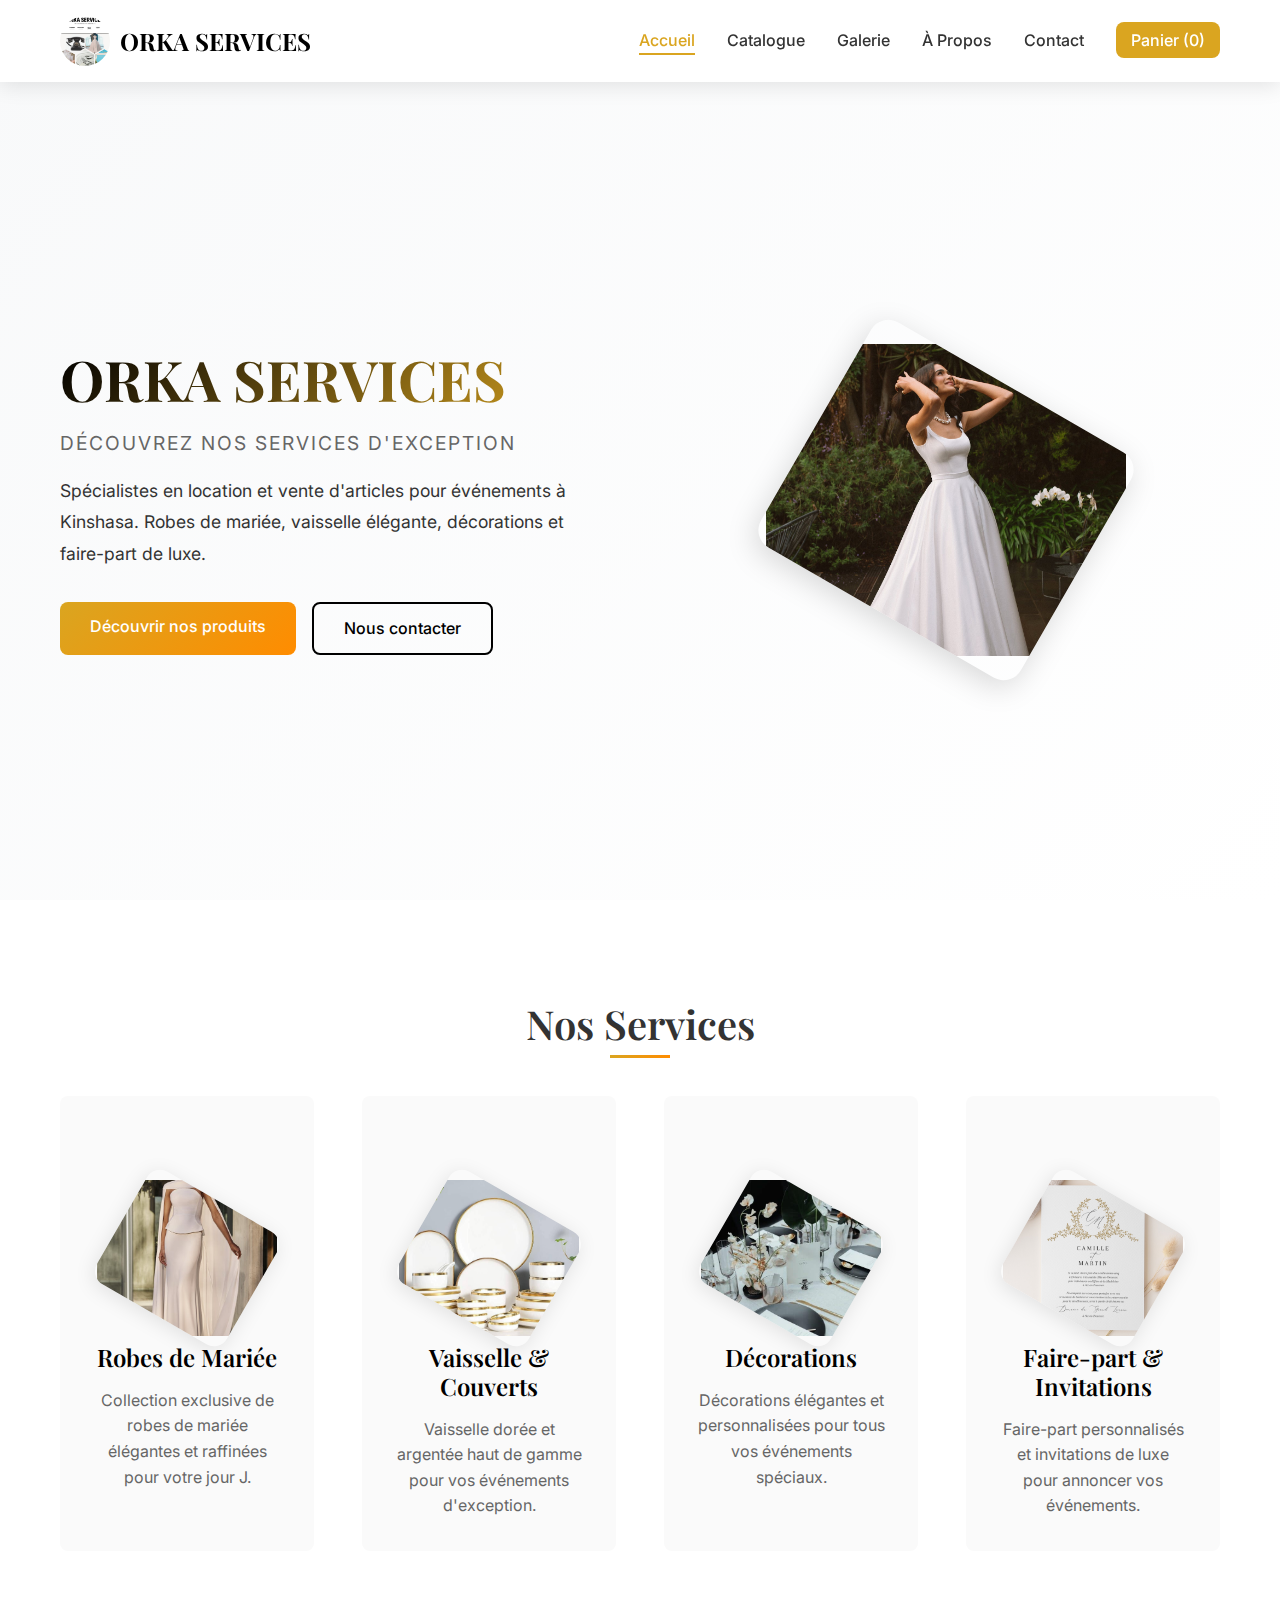
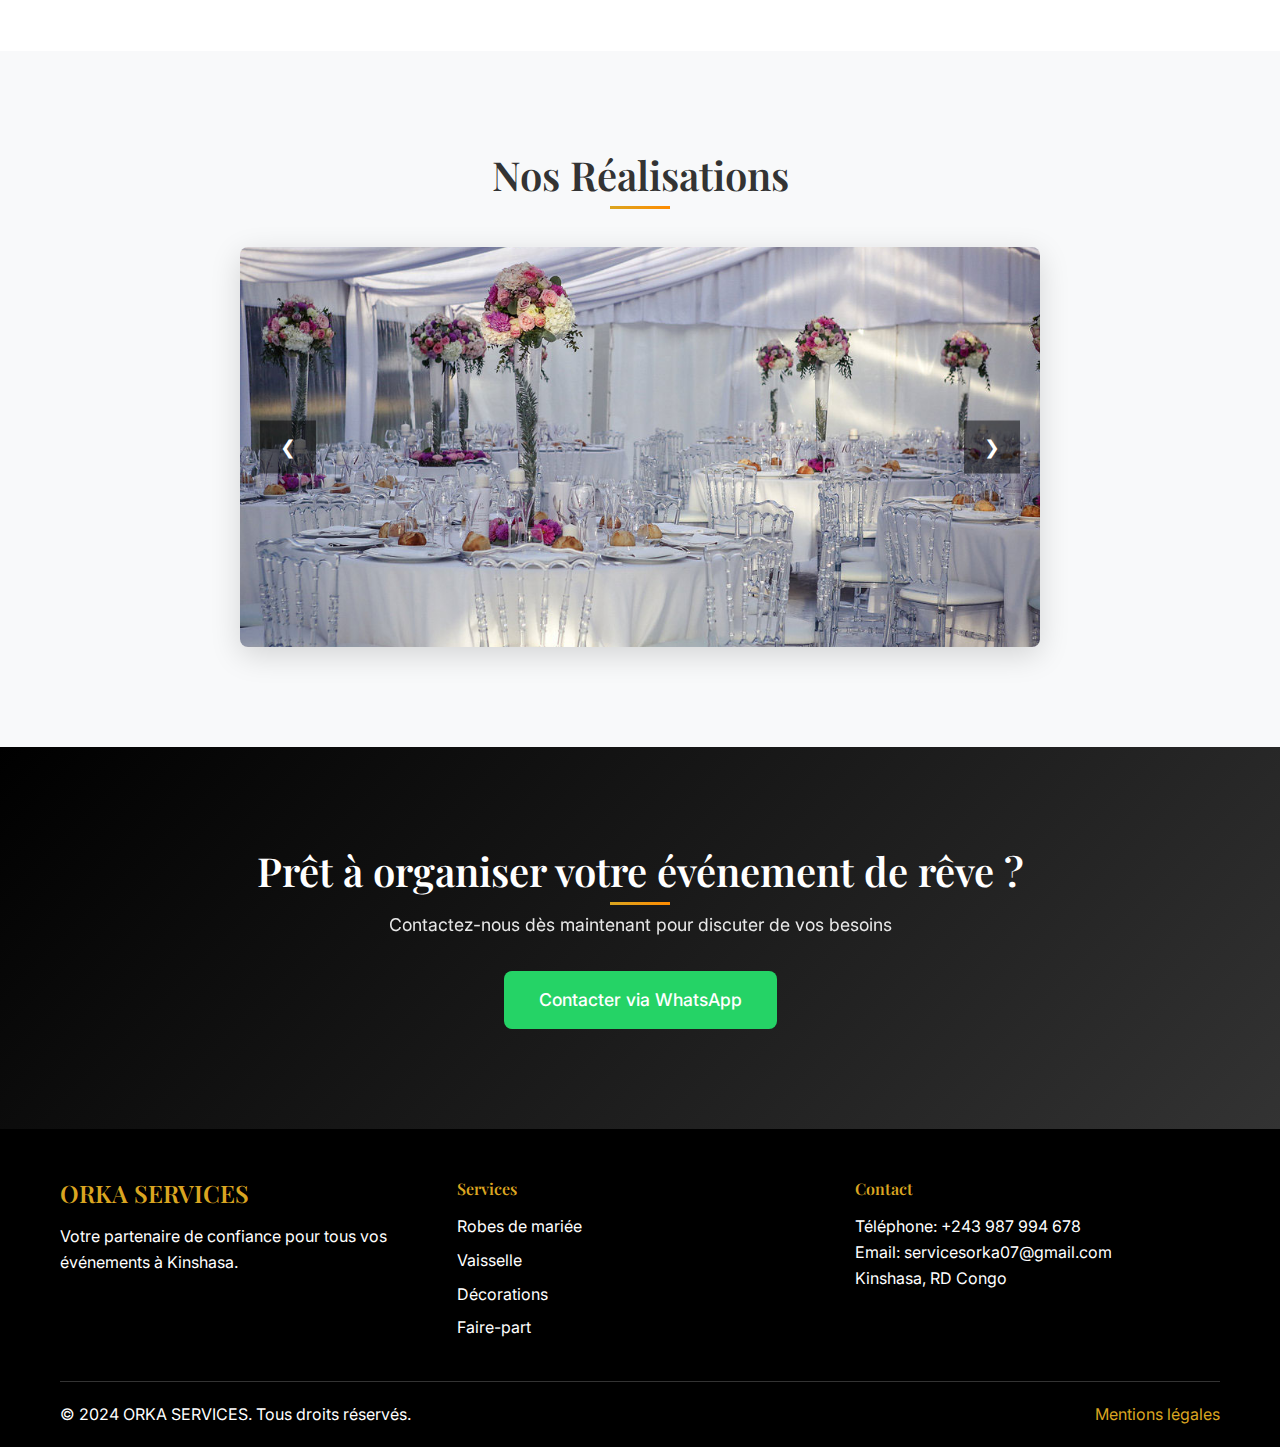
<file: index.html>
<!DOCTYPE html>
<html lang="fr">
<head>
    <meta charset="UTF-8">
    <meta name="viewport" content="width=device-width, initial-scale=1.0">
    <title>ORKA SERVICES - Location et Vente d'Articles pour Événements à Kinshasa</title>
    <meta name="description" content="ORKA SERVICES, votre spécialiste en location et vente d'articles pour événements à Kinshasa. Robes de mariée, vaisselle élégante, décorations et faire-part de luxe.">
    <meta name="keywords" content="location événement Kinshasa, robe mariée Kinshasa, vaisselle élégante, décoration mariage, faire-part luxe">
    <link rel="stylesheet" href="styles.css">
    <link rel="preconnect" href="https://fonts.googleapis.com">
    <link rel="preconnect" href="https://fonts.gstatic.com" crossorigin>
    <link href="https://fonts.googleapis.com/css2?family=Playfair+Display:wght@400;500;600;700&family=Inter:wght@300;400;500;600&display=swap" rel="stylesheet">
</head>
<body>
    <!-- Header -->
    <header class="header">
        <nav class="navbar">
            <div class="nav-container">
                <div class="logo">
                    <img src="images/orka_logo.jpg" alt="ORKA SERVICES Logo" class="logo-img">
                    <span class="logo-text">ORKA SERVICES</span>
                </div>
                
                <!-- Menu Desktop -->
                <ul class="nav-menu">
                    <li><a href="index.html" class="nav-link active">Accueil</a></li>
                    <li><a href="catalogue.html" class="nav-link">Catalogue</a></li>
                    <li><a href="galerie.html" class="nav-link">Galerie</a></li>
                    <li><a href="about.html" class="nav-link">À Propos</a></li>
                    <li><a href="contact.html" class="nav-link">Contact</a></li>
                    <li><a href="panier.html" class="nav-link cart-link">Panier (<span id="cart-count">0</span>)</a></li>
                </ul>
                
                <!-- Menu Burger -->
                <div class="hamburger">
                    <span class="bar"></span>
                    <span class="bar"></span>
                    <span class="bar"></span>
                </div>
            </div>
        </nav>
    </header>

    <!-- Hero Section -->
    <section class="hero">
        <div class="hero-content">
            <div class="hero-text">
                <h1>ORKA SERVICES</h1>
                <p class="hero-subtitle">Découvrez nos services d'exception</p>
                <p class="hero-description">Spécialistes en location et vente d'articles pour événements à Kinshasa. Robes de mariée, vaisselle élégante, décorations et faire-part de luxe.</p>
                <div class="hero-buttons">
                    <a href="catalogue.html" class="btn btn-primary">Découvrir nos produits</a>
                    <a href="contact.html" class="btn btn-secondary">Nous contacter</a>
                </div>
            </div>
            <div class="hero-image">
                <div class="hexagon-container">
                    <div class="hexagon">
                        <img src="images/hxVzfRUSA4mb.jpg" alt="Robe de mariée élégante">
                    </div>
                </div>
            </div>
        </div>
    </section>

    <!-- Services Section -->
    <section class="services">
        <div class="container">
            <h2>Nos Services</h2>
            <div class="services-grid">
                <div class="service-card">
                    <div class="hexagon-small">
                        <img src="images/xenmJEa6RlZU.jpg" alt="Robes de mariée">
                    </div>
                    <h3>Robes de Mariée</h3>
                    <p>Collection exclusive de robes de mariée élégantes et raffinées pour votre jour J.</p>
                </div>
                
                <div class="service-card">
                    <div class="hexagon-small">
                        <img src="images/SA7mREBbKvEa.jpg" alt="Vaisselle élégante">
                    </div>
                    <h3>Vaisselle & Couverts</h3>
                    <p>Vaisselle dorée et argentée haut de gamme pour vos événements d'exception.</p>
                </div>
                
                <div class="service-card">
                    <div class="hexagon-small">
                        <img src="images/Y6s1o1cqazBF.jpg" alt="Décorations">
                    </div>
                    <h3>Décorations</h3>
                    <p>Décorations élégantes et personnalisées pour tous vos événements spéciaux.</p>
                </div>
                
                <div class="service-card">
                    <div class="hexagon-small">
                        <img src="images/ondMphnWsZgy.jpg" alt="Faire-part">
                    </div>
                    <h3>Faire-part & Invitations</h3>
                    <p>Faire-part personnalisés et invitations de luxe pour annoncer vos événements.</p>
                </div>
            </div>
        </div>
    </section>

    <!-- Carousel Section -->
    <section class="carousel-section">
        <div class="container">
            <h2>Nos Réalisations</h2>
            <div class="carousel">
                <div class="carousel-container">
                    <div class="carousel-slide active">
                        <img src="images/t6jyfKOQkCzR.jpg" alt="Décoration de mariage élégante">
                    </div>
                    <div class="carousel-slide">
                        <img src="images/5qvrcxfwGg9D.jpg" alt="Table de mariage raffinée">
                    </div>
                    <div class="carousel-slide">
                        <img src="images/mn1E52crrAwp.jpg" alt="Événement chic et élégant">
                    </div>
                </div>
                <button class="carousel-btn prev" onclick="changeSlide(-1)">❮</button>
                <button class="carousel-btn next" onclick="changeSlide(1)">❯</button>
            </div>
        </div>
    </section>

    <!-- CTA Section -->
    <section class="cta">
        <div class="container">
            <h2>Prêt à organiser votre événement de rêve ?</h2>
            <p>Contactez-nous dès maintenant pour discuter de vos besoins</p>
            <a href="https://wa.me/243987994678?text=Bonjour%20ORKA%20SERVICES%20👋%20Je%20souhaite%20obtenir%20des%20informations%20sur%20vos%20services." class="btn btn-whatsapp">
                Contacter via WhatsApp
            </a>
        </div>
    </section>

    <!-- Footer -->
    <footer class="footer">
        <div class="container">
            <div class="footer-content">
                <div class="footer-section">
                    <h3>ORKA SERVICES</h3>
                    <p>Votre partenaire de confiance pour tous vos événements à Kinshasa.</p>
                </div>
                <div class="footer-section">
                    <h4>Services</h4>
                    <ul>
                        <li><a href="catalogue.html">Robes de mariée</a></li>
                        <li><a href="catalogue.html">Vaisselle</a></li>
                        <li><a href="catalogue.html">Décorations</a></li>
                        <li><a href="catalogue.html">Faire-part</a></li>
                    </ul>
                </div>
                <div class="footer-section">
                    <h4>Contact</h4>
                    <p>Téléphone: +243 987 994 678</p>
                    <p>Email: servicesorka07@gmail.com</p>
                    <p>Kinshasa, RD Congo</p>
                </div>
            </div>
            <div class="footer-bottom">
                <p>&copy; 2024 ORKA SERVICES. Tous droits réservés.</p>
                <a href="mentions_legales.html">Mentions légales</a>
            </div>
        </div>
    </footer>

    <script src="script.js"></script>
</body>
</html>
</file>
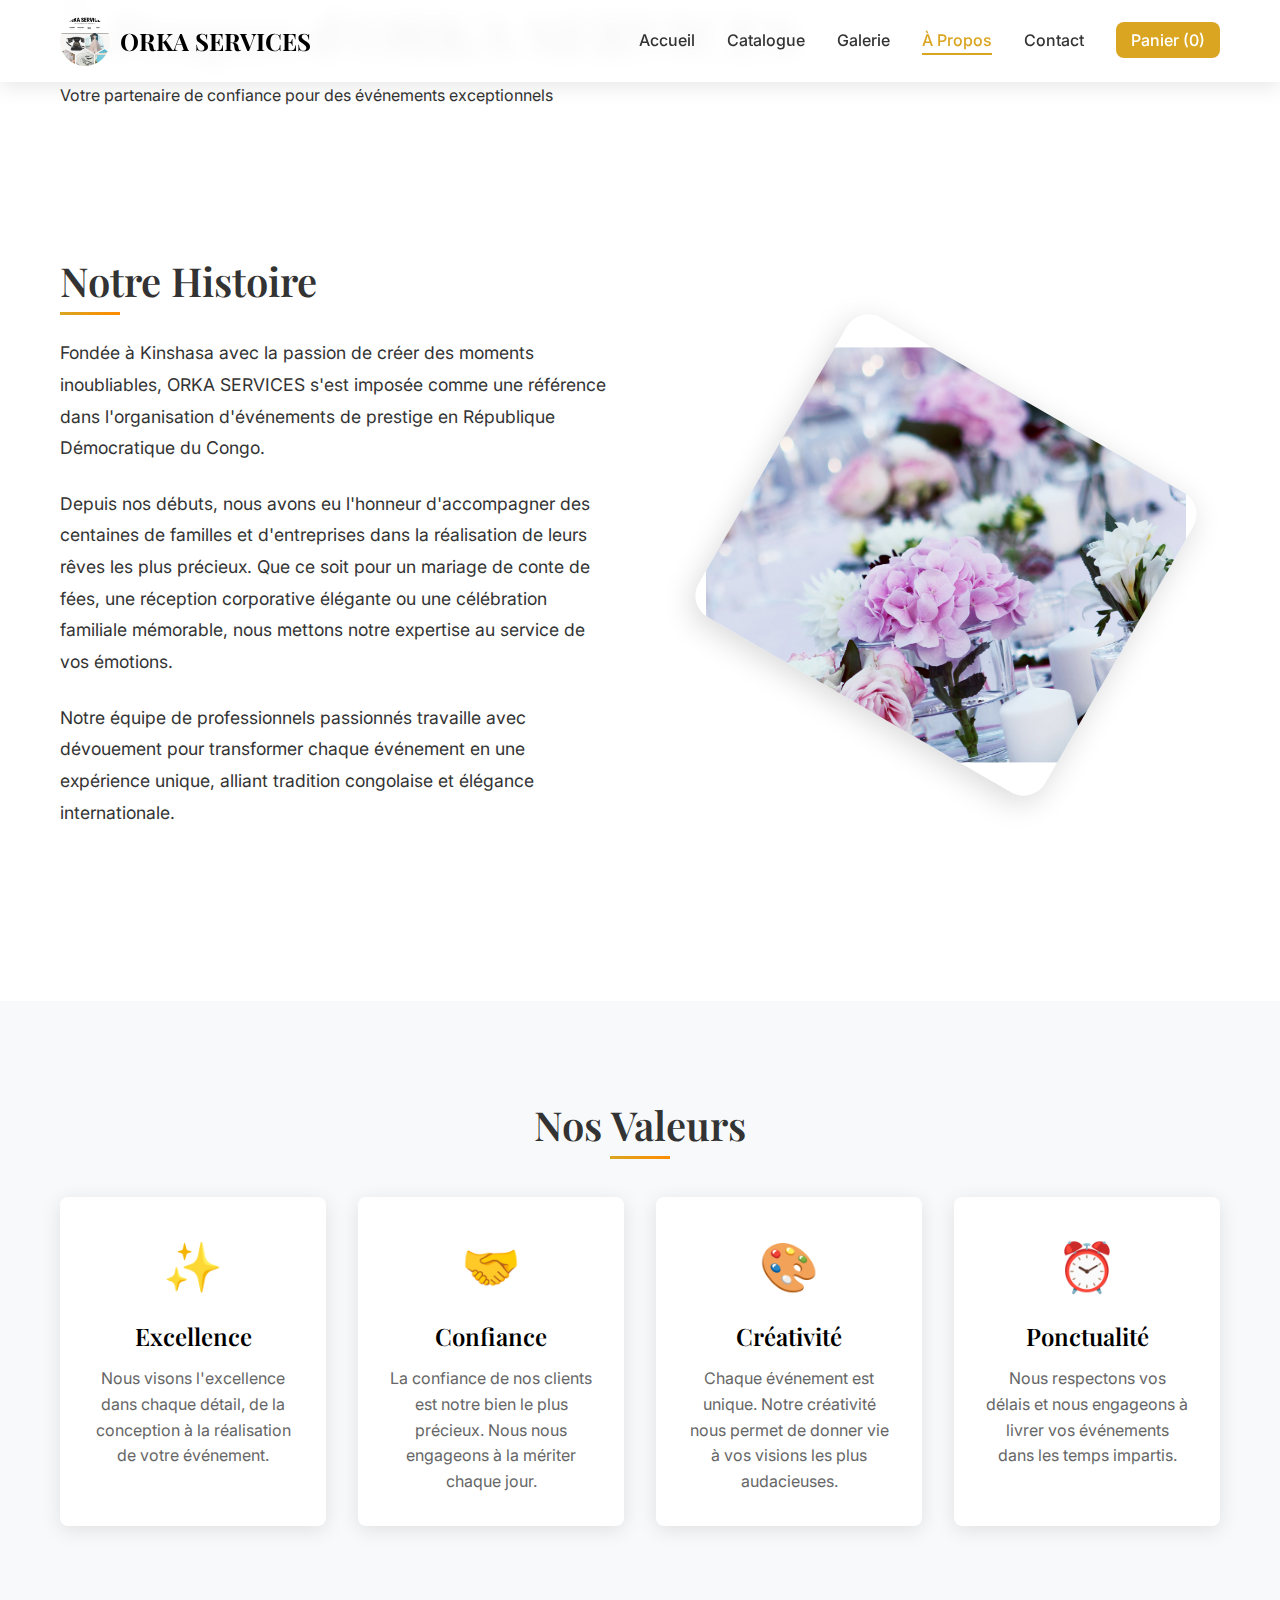
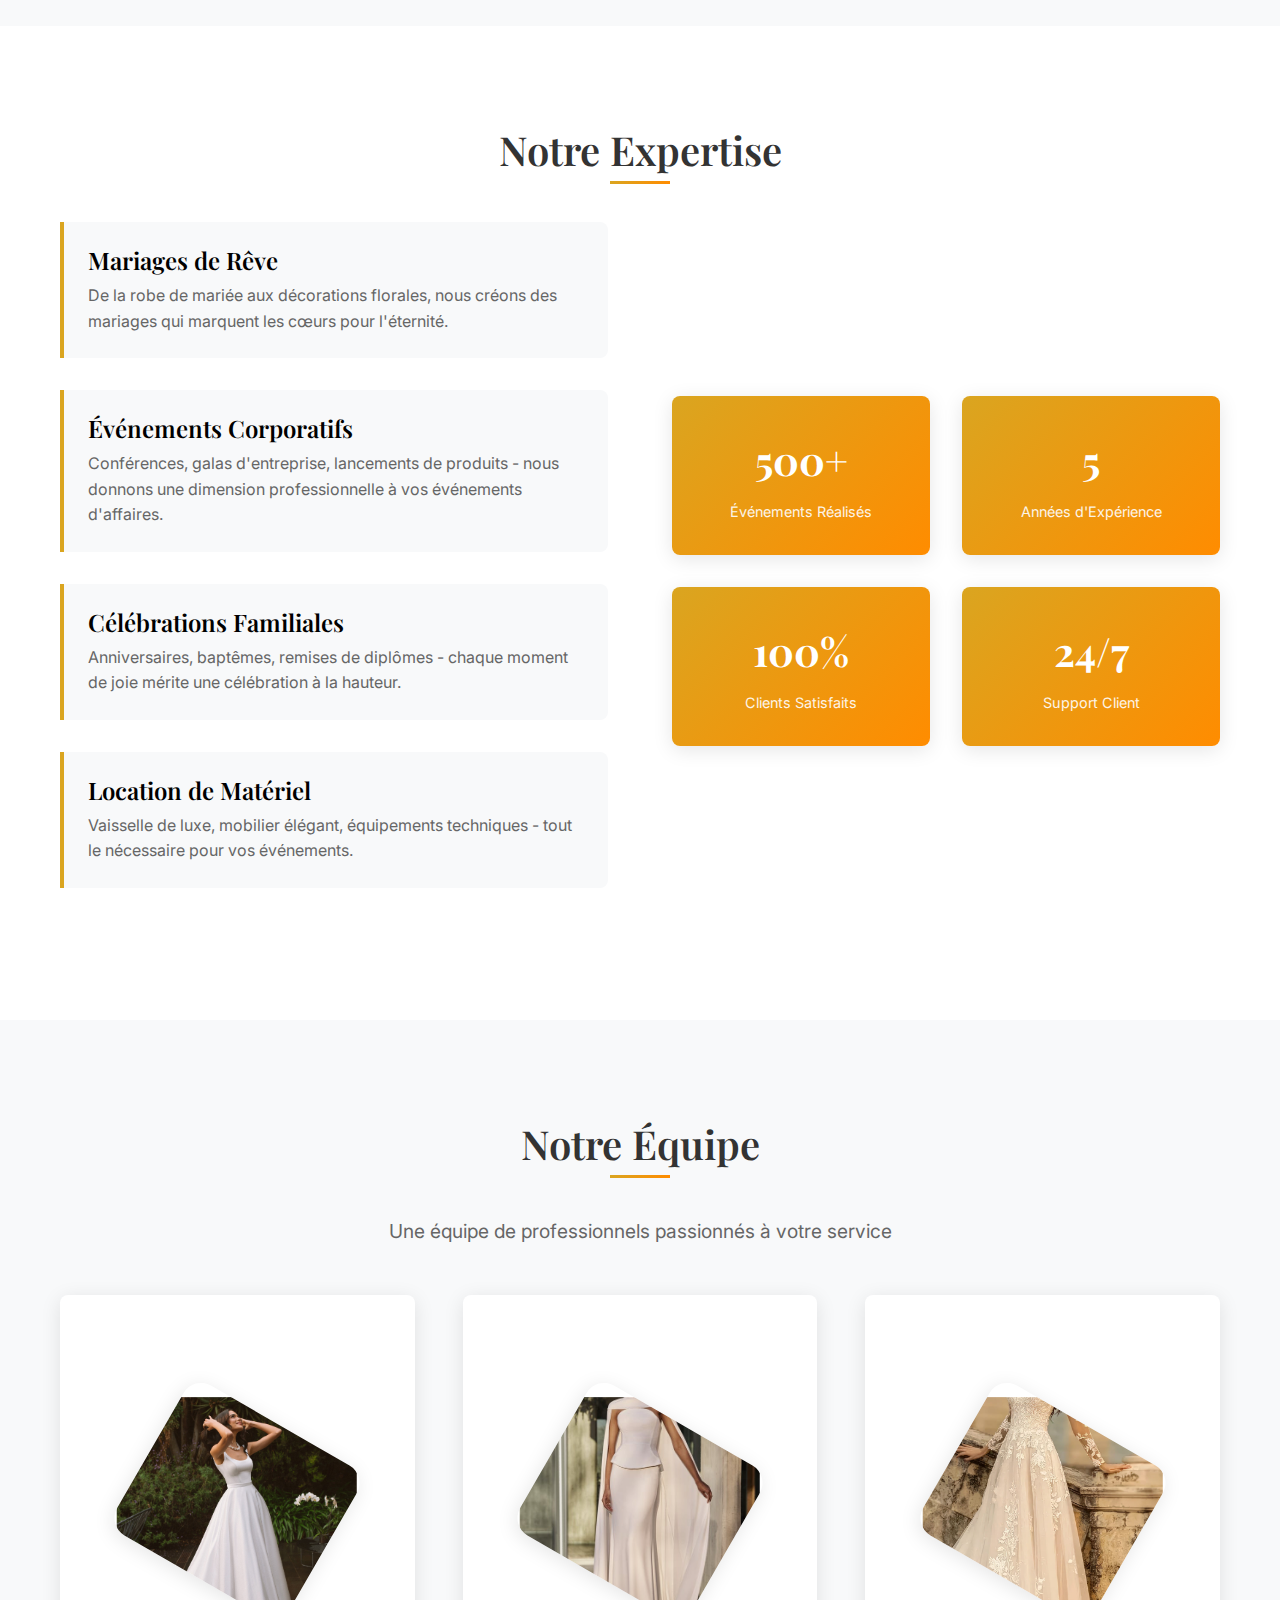
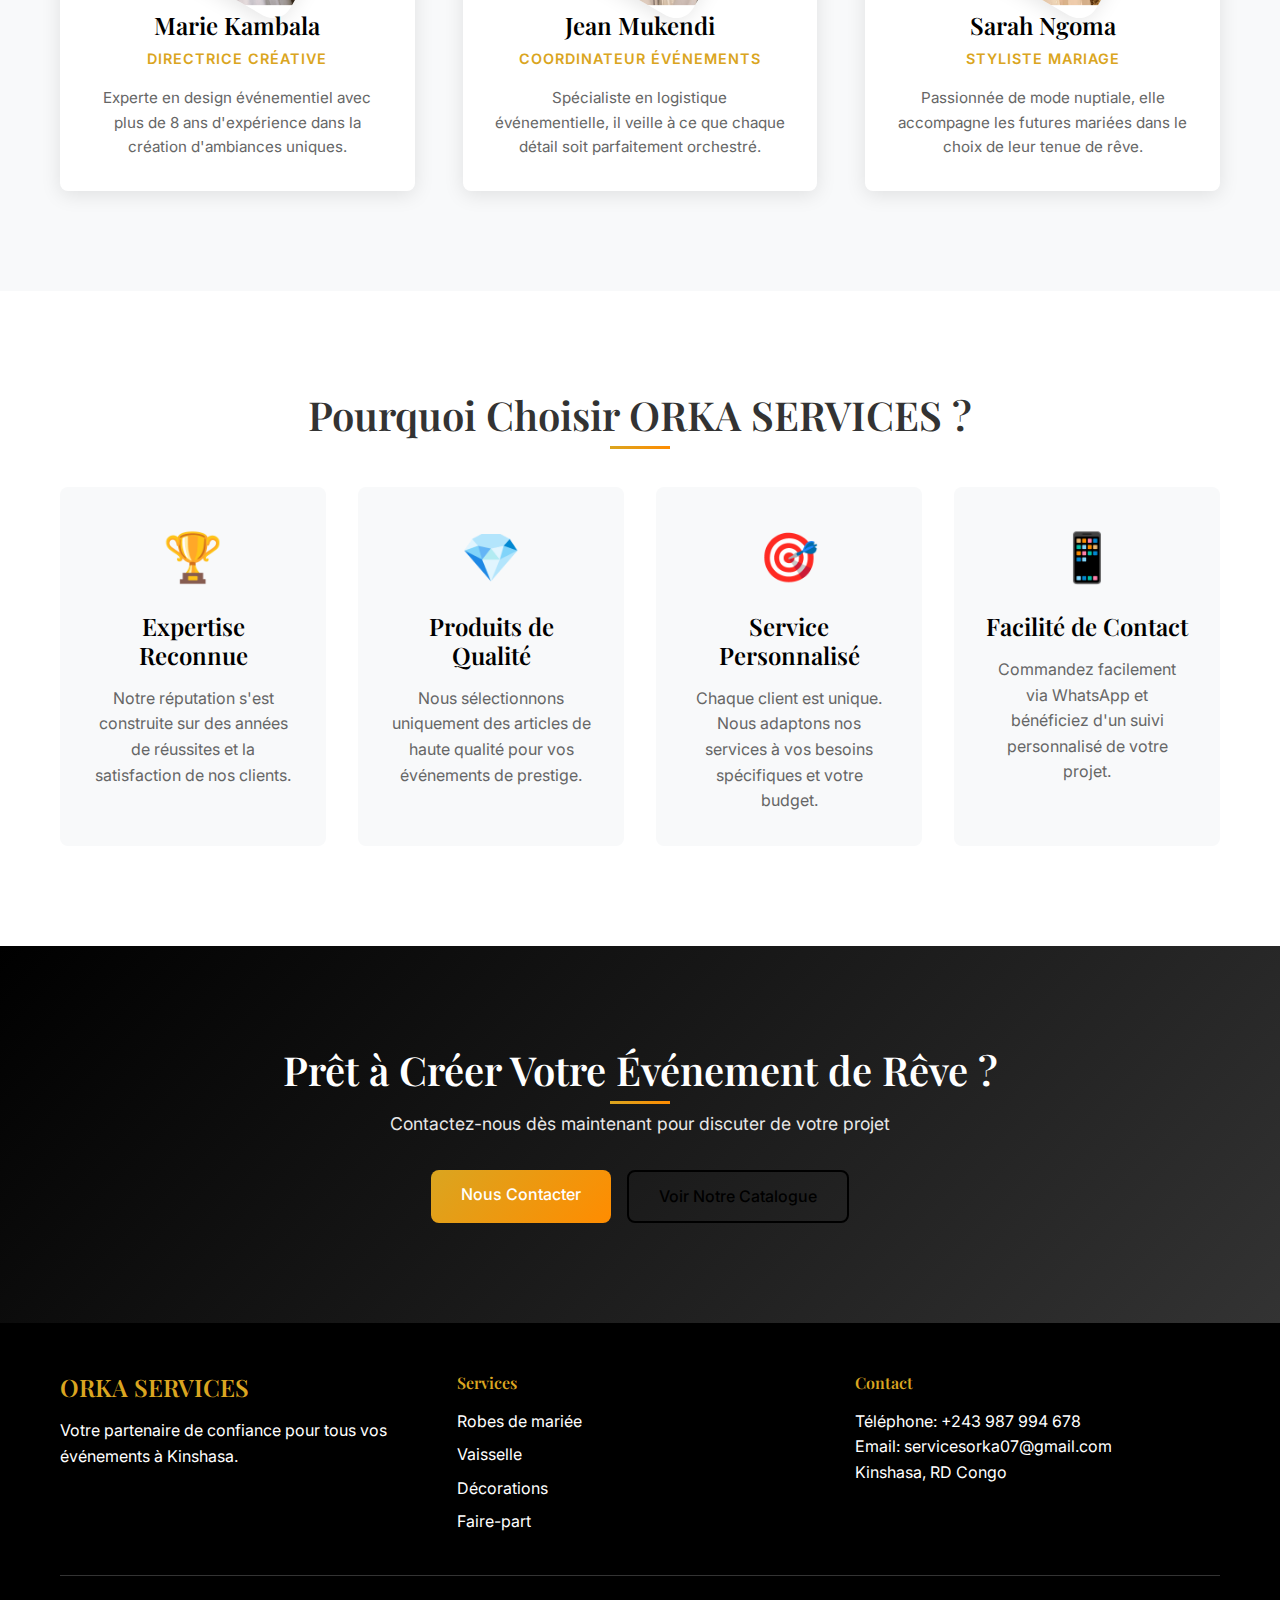
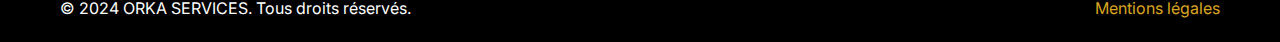
<file: about.html>
<!DOCTYPE html>
<html lang="fr">
<head>
    <meta charset="UTF-8">
    <meta name="viewport" content="width=device-width, initial-scale=1.0">
    <title>À Propos - ORKA SERVICES | Notre Histoire et Expertise à Kinshasa</title>
    <meta name="description" content="Découvrez l'histoire d'ORKA SERVICES, votre spécialiste en événements à Kinshasa. Notre expertise, nos valeurs et notre engagement pour vos moments exceptionnels.">
    <meta name="keywords" content="ORKA SERVICES histoire, équipe événementiel Kinshasa, expertise mariage, organisateur événement RDC">
    <link rel="stylesheet" href="styles.css">
    <link rel="stylesheet" href="about.css">
    <link rel="preconnect" href="https://fonts.googleapis.com">
    <link rel="preconnect" href="https://fonts.gstatic.com" crossorigin>
    <link href="https://fonts.googleapis.com/css2?family=Playfair+Display:wght@400;500;600;700&family=Inter:wght@300;400;500;600&display=swap" rel="stylesheet">
</head>
<body>
    <!-- Header -->
    <header class="header">
        <nav class="navbar">
            <div class="nav-container">
                <div class="logo">
                    <img src="images/orka_logo.jpg" alt="ORKA SERVICES Logo" class="logo-img">
                    <span class="logo-text">ORKA SERVICES</span>
                </div>
                
                <ul class="nav-menu">
                    <li><a href="index.html" class="nav-link">Accueil</a></li>
                    <li><a href="catalogue.html" class="nav-link">Catalogue</a></li>
                    <li><a href="galerie.html" class="nav-link">Galerie</a></li>
                    <li><a href="about.html" class="nav-link active">À Propos</a></li>
                    <li><a href="contact.html" class="nav-link">Contact</a></li>
                    <li><a href="panier.html" class="nav-link cart-link">Panier (<span id="cart-count">0</span>)</a></li>
                </ul>
                
                <div class="hamburger">
                    <span class="bar"></span>
                    <span class="bar"></span>
                    <span class="bar"></span>
                </div>
            </div>
        </nav>
    </header>

    <!-- Page Header -->
    <section class="page-header">
        <div class="container">
            <h1>À Propos d'ORKA SERVICES</h1>
            <p>Votre partenaire de confiance pour des événements exceptionnels</p>
        </div>
    </section>

    <!-- Notre Histoire -->
    <section class="our-story">
        <div class="container">
            <div class="story-content">
                <div class="story-text">
                    <h2>Notre Histoire</h2>
                    <p>Fondée à Kinshasa avec la passion de créer des moments inoubliables, ORKA SERVICES s'est imposée comme une référence dans l'organisation d'événements de prestige en République Démocratique du Congo.</p>
                    
                    <p>Depuis nos débuts, nous avons eu l'honneur d'accompagner des centaines de familles et d'entreprises dans la réalisation de leurs rêves les plus précieux. Que ce soit pour un mariage de conte de fées, une réception corporative élégante ou une célébration familiale mémorable, nous mettons notre expertise au service de vos émotions.</p>
                    
                    <p>Notre équipe de professionnels passionnés travaille avec dévouement pour transformer chaque événement en une expérience unique, alliant tradition congolaise et élégance internationale.</p>
                </div>
                <div class="story-image">
                    <div class="hexagon-large">
                        <img src="images/mn1E52crrAwp.jpg" alt="Équipe ORKA SERVICES">
                    </div>
                </div>
            </div>
        </div>
    </section>

    <!-- Nos Valeurs -->
    <section class="our-values">
        <div class="container">
            <h2>Nos Valeurs</h2>
            <div class="values-grid">
                <div class="value-card">
                    <div class="value-icon">✨</div>
                    <h3>Excellence</h3>
                    <p>Nous visons l'excellence dans chaque détail, de la conception à la réalisation de votre événement.</p>
                </div>
                
                <div class="value-card">
                    <div class="value-icon">🤝</div>
                    <h3>Confiance</h3>
                    <p>La confiance de nos clients est notre bien le plus précieux. Nous nous engageons à la mériter chaque jour.</p>
                </div>
                
                <div class="value-card">
                    <div class="value-icon">🎨</div>
                    <h3>Créativité</h3>
                    <p>Chaque événement est unique. Notre créativité nous permet de donner vie à vos visions les plus audacieuses.</p>
                </div>
                
                <div class="value-card">
                    <div class="value-icon">⏰</div>
                    <h3>Ponctualité</h3>
                    <p>Nous respectons vos délais et nous engageons à livrer vos événements dans les temps impartis.</p>
                </div>
            </div>
        </div>
    </section>

    <!-- Notre Expertise -->
    <section class="our-expertise">
        <div class="container">
            <h2>Notre Expertise</h2>
            <div class="expertise-content">
                <div class="expertise-list">
                    <div class="expertise-item">
                        <h3>Mariages de Rêve</h3>
                        <p>De la robe de mariée aux décorations florales, nous créons des mariages qui marquent les cœurs pour l'éternité.</p>
                    </div>
                    
                    <div class="expertise-item">
                        <h3>Événements Corporatifs</h3>
                        <p>Conférences, galas d'entreprise, lancements de produits - nous donnons une dimension professionnelle à vos événements d'affaires.</p>
                    </div>
                    
                    <div class="expertise-item">
                        <h3>Célébrations Familiales</h3>
                        <p>Anniversaires, baptêmes, remises de diplômes - chaque moment de joie mérite une célébration à la hauteur.</p>
                    </div>
                    
                    <div class="expertise-item">
                        <h3>Location de Matériel</h3>
                        <p>Vaisselle de luxe, mobilier élégant, équipements techniques - tout le nécessaire pour vos événements.</p>
                    </div>
                </div>
                
                <div class="expertise-stats">
                    <div class="stat">
                        <div class="stat-number">500+</div>
                        <div class="stat-label">Événements Réalisés</div>
                    </div>
                    
                    <div class="stat">
                        <div class="stat-number">5</div>
                        <div class="stat-label">Années d'Expérience</div>
                    </div>
                    
                    <div class="stat">
                        <div class="stat-number">100%</div>
                        <div class="stat-label">Clients Satisfaits</div>
                    </div>
                    
                    <div class="stat">
                        <div class="stat-number">24/7</div>
                        <div class="stat-label">Support Client</div>
                    </div>
                </div>
            </div>
        </div>
    </section>

    <!-- Notre Équipe -->
    <section class="our-team">
        <div class="container">
            <h2>Notre Équipe</h2>
            <p class="team-intro">Une équipe de professionnels passionnés à votre service</p>
            
            <div class="team-grid">
                <div class="team-member">
                    <div class="member-image">
                        <div class="hexagon-medium">
                            <img src="images/hxVzfRUSA4mb.jpg" alt="Directrice Créative">
                        </div>
                    </div>
                    <div class="member-info">
                        <h3>Marie Kambala</h3>
                        <p class="member-role">Directrice Créative</p>
                        <p class="member-description">Experte en design événementiel avec plus de 8 ans d'expérience dans la création d'ambiances uniques.</p>
                    </div>
                </div>
                
                <div class="team-member">
                    <div class="member-image">
                        <div class="hexagon-medium">
                            <img src="images/xenmJEa6RlZU.jpg" alt="Coordinateur Événements">
                        </div>
                    </div>
                    <div class="member-info">
                        <h3>Jean Mukendi</h3>
                        <p class="member-role">Coordinateur Événements</p>
                        <p class="member-description">Spécialiste en logistique événementielle, il veille à ce que chaque détail soit parfaitement orchestré.</p>
                    </div>
                </div>
                
                <div class="team-member">
                    <div class="member-image">
                        <div class="hexagon-medium">
                            <img src="images/9QsgxSt8Ppz1.jpg" alt="Styliste Mariage">
                        </div>
                    </div>
                    <div class="member-info">
                        <h3>Sarah Ngoma</h3>
                        <p class="member-role">Styliste Mariage</p>
                        <p class="member-description">Passionnée de mode nuptiale, elle accompagne les futures mariées dans le choix de leur tenue de rêve.</p>
                    </div>
                </div>
            </div>
        </div>
    </section>

    <!-- Pourquoi Nous Choisir -->
    <section class="why-choose-us">
        <div class="container">
            <h2>Pourquoi Choisir ORKA SERVICES ?</h2>
            <div class="reasons-grid">
                <div class="reason">
                    <div class="reason-icon">🏆</div>
                    <h3>Expertise Reconnue</h3>
                    <p>Notre réputation s'est construite sur des années de réussites et la satisfaction de nos clients.</p>
                </div>
                
                <div class="reason">
                    <div class="reason-icon">💎</div>
                    <h3>Produits de Qualité</h3>
                    <p>Nous sélectionnons uniquement des articles de haute qualité pour vos événements de prestige.</p>
                </div>
                
                <div class="reason">
                    <div class="reason-icon">🎯</div>
                    <h3>Service Personnalisé</h3>
                    <p>Chaque client est unique. Nous adaptons nos services à vos besoins spécifiques et votre budget.</p>
                </div>
                
                <div class="reason">
                    <div class="reason-icon">📱</div>
                    <h3>Facilité de Contact</h3>
                    <p>Commandez facilement via WhatsApp et bénéficiez d'un suivi personnalisé de votre projet.</p>
                </div>
            </div>
        </div>
    </section>

    <!-- Call to Action -->
    <section class="cta">
        <div class="container">
            <h2>Prêt à Créer Votre Événement de Rêve ?</h2>
            <p>Contactez-nous dès maintenant pour discuter de votre projet</p>
            <div class="cta-buttons">
                <a href="contact.html" class="btn btn-primary">Nous Contacter</a>
                <a href="catalogue.html" class="btn btn-secondary">Voir Notre Catalogue</a>
            </div>
        </div>
    </section>

    <!-- Footer -->
    <footer class="footer">
        <div class="container">
            <div class="footer-content">
                <div class="footer-section">
                    <h3>ORKA SERVICES</h3>
                    <p>Votre partenaire de confiance pour tous vos événements à Kinshasa.</p>
                </div>
                <div class="footer-section">
                    <h4>Services</h4>
                    <ul>
                        <li><a href="catalogue.html">Robes de mariée</a></li>
                        <li><a href="catalogue.html">Vaisselle</a></li>
                        <li><a href="catalogue.html">Décorations</a></li>
                        <li><a href="catalogue.html">Faire-part</a></li>
                    </ul>
                </div>
                <div class="footer-section">
                    <h4>Contact</h4>
                    <p>Téléphone: +243 987 994 678</p>
                    <p>Email: servicesorka07@gmail.com</p>
                    <p>Kinshasa, RD Congo</p>
                </div>
            </div>
            <div class="footer-bottom">
                <p>&copy; 2024 ORKA SERVICES. Tous droits réservés.</p>
                <a href="mentions_legales.html">Mentions légales</a>
            </div>
        </div>
    </footer>

    <script src="script.js"></script>
</body>
</html>
</file>
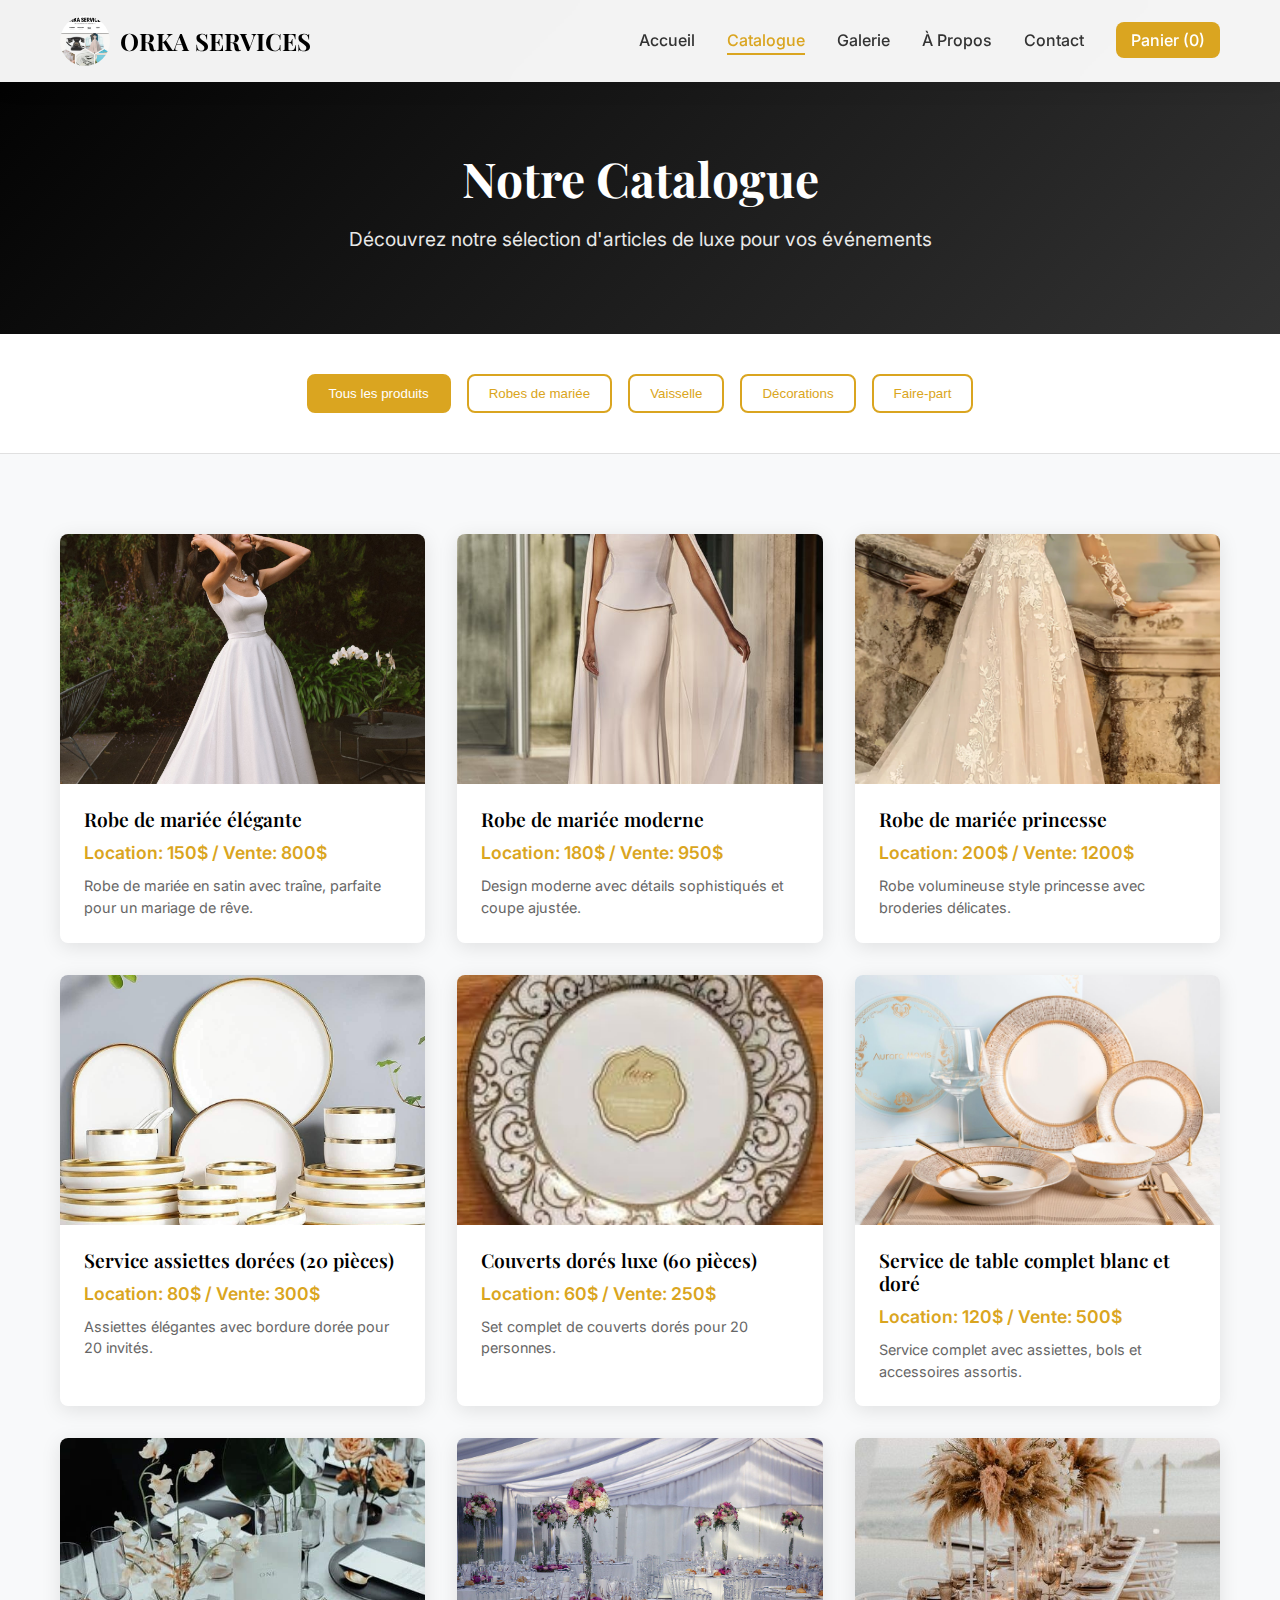
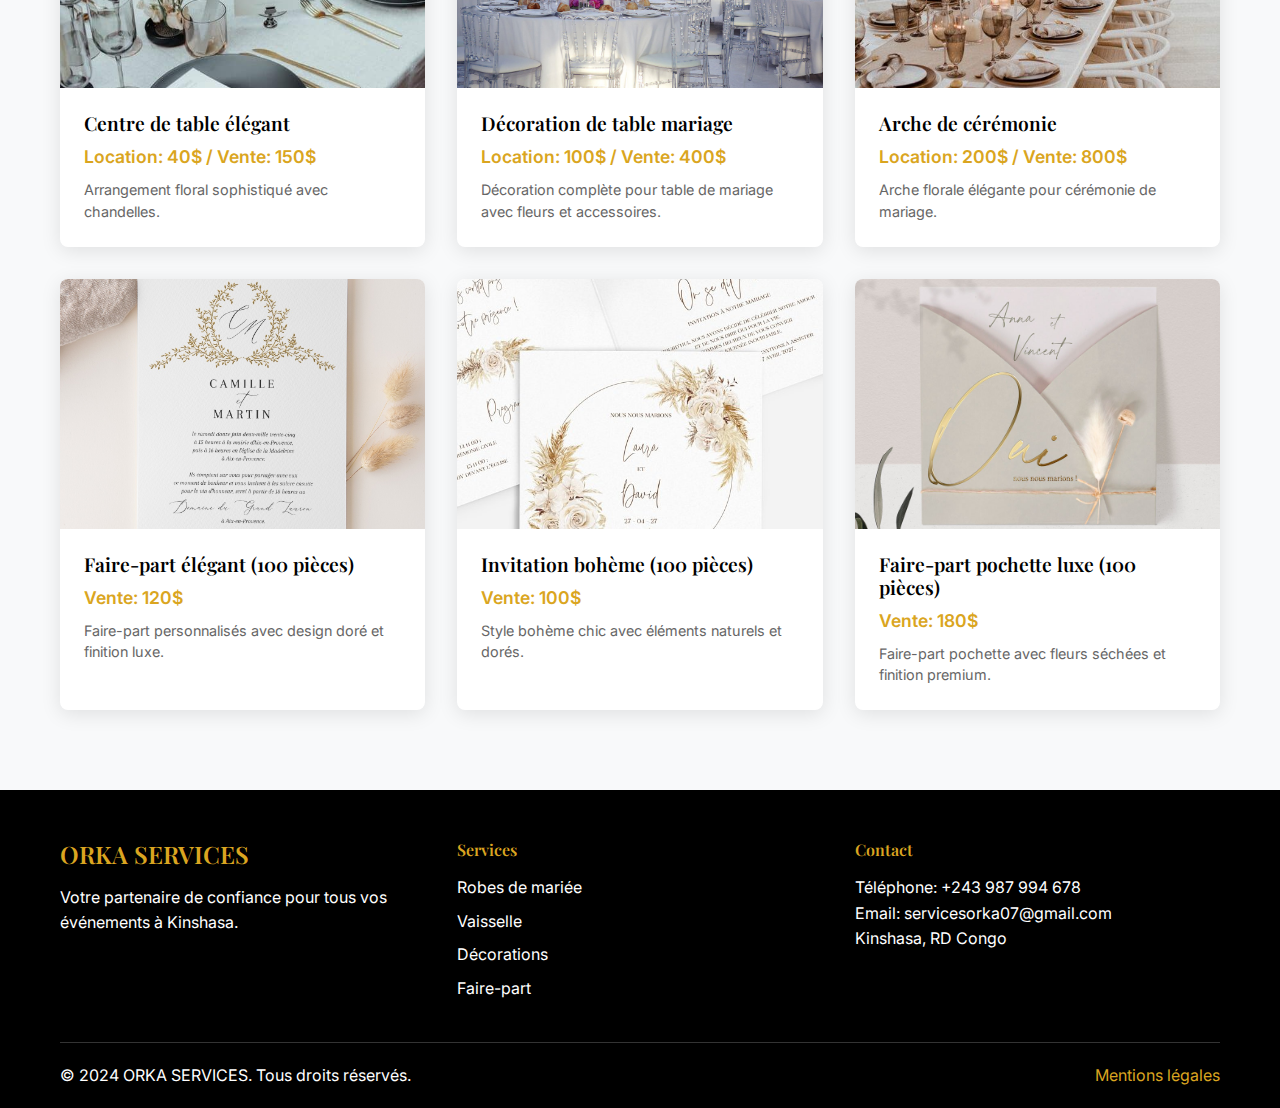
<file: catalogue.html>
<!DOCTYPE html>
<html lang="fr">
<head>
    <meta charset="UTF-8">
    <meta name="viewport" content="width=device-width, initial-scale=1.0">
    <title>Catalogue - ORKA SERVICES | Articles pour Événements à Kinshasa</title>
    <meta name="description" content="Découvrez notre catalogue complet d'articles pour événements : robes de mariée, vaisselle élégante, décorations et faire-part de luxe à Kinshasa.">
    <meta name="keywords" content="catalogue événement Kinshasa, robe mariée prix, vaisselle location, décoration mariage tarif">
    <link rel="stylesheet" href="styles.css">
    <link rel="stylesheet" href="catalogue.css">
    <link rel="preconnect" href="https://fonts.googleapis.com">
    <link rel="preconnect" href="https://fonts.gstatic.com" crossorigin>
    <link href="https://fonts.googleapis.com/css2?family=Playfair+Display:wght@400;500;600;700&family=Inter:wght@300;400;500;600&display=swap" rel="stylesheet">
</head>
<body>
    <!-- Header -->
    <header class="header">
        <nav class="navbar">
            <div class="nav-container">
                <div class="logo">
                    <img src="images/orka_logo.jpg" alt="ORKA SERVICES Logo" class="logo-img">
                    <span class="logo-text">ORKA SERVICES</span>
                </div>
                
                <ul class="nav-menu">
                    <li><a href="index.html" class="nav-link">Accueil</a></li>
                    <li><a href="catalogue.html" class="nav-link active">Catalogue</a></li>
                    <li><a href="galerie.html" class="nav-link">Galerie</a></li>
                    <li><a href="about.html" class="nav-link">À Propos</a></li>
                    <li><a href="contact.html" class="nav-link">Contact</a></li>
                    <li><a href="panier.html" class="nav-link cart-link">Panier (<span id="cart-count">0</span>)</a></li>
                </ul>
                
                <div class="hamburger">
                    <span class="bar"></span>
                    <span class="bar"></span>
                    <span class="bar"></span>
                </div>
            </div>
        </nav>
    </header>

    <!-- Page Header -->
    <section class="page-header">
        <div class="container">
            <h1>Notre Catalogue</h1>
            <p>Découvrez notre sélection d'articles de luxe pour vos événements</p>
        </div>
    </section>

    <!-- Filters -->
    <section class="filters">
        <div class="container">
            <div class="filter-buttons">
                <button class="filter-btn active" data-category="all">Tous les produits</button>
                <button class="filter-btn" data-category="robes">Robes de mariée</button>
                <button class="filter-btn" data-category="vaisselle">Vaisselle</button>
                <button class="filter-btn" data-category="decoration">Décorations</button>
                <button class="filter-btn" data-category="faire-part">Faire-part</button>
            </div>
        </div>
    </section>

    <!-- Products Grid -->
    <section class="products">
        <div class="container">
            <div class="products-grid" id="products-grid">
                <!-- Robes de mariée -->
                <div class="product-card" data-category="robes">
                    <div class="product-image">
                        <img src="images/hxVzfRUSA4mb.jpg" alt="Robe de mariée élégante">
                        <div class="product-overlay">
                            <button class="btn btn-primary add-to-cart" data-product='{"id": 1, "name": "Robe de mariée élégante", "price": "Location: 150$", "image": "images/hxVzfRUSA4mb.jpg"}'>Ajouter au panier</button>
                        </div>
                    </div>
                    <div class="product-info">
                        <h3>Robe de mariée élégante</h3>
                        <p class="product-price">Location: 150$ / Vente: 800$</p>
                        <p class="product-description">Robe de mariée en satin avec traîne, parfaite pour un mariage de rêve.</p>
                    </div>
                </div>

                <div class="product-card" data-category="robes">
                    <div class="product-image">
                        <img src="images/xenmJEa6RlZU.jpg" alt="Robe de mariée moderne">
                        <div class="product-overlay">
                            <button class="btn btn-primary add-to-cart" data-product='{"id": 2, "name": "Robe de mariée moderne", "price": "Location: 180$", "image": "images/xenmJEa6RlZU.jpg"}'>Ajouter au panier</button>
                        </div>
                    </div>
                    <div class="product-info">
                        <h3>Robe de mariée moderne</h3>
                        <p class="product-price">Location: 180$ / Vente: 950$</p>
                        <p class="product-description">Design moderne avec détails sophistiqués et coupe ajustée.</p>
                    </div>
                </div>

                <div class="product-card" data-category="robes">
                    <div class="product-image">
                        <img src="images/9QsgxSt8Ppz1.jpg" alt="Robe de mariée princesse">
                        <div class="product-overlay">
                            <button class="btn btn-primary add-to-cart" data-product='{"id": 3, "name": "Robe de mariée princesse", "price": "Location: 200$", "image": "images/9QsgxSt8Ppz1.jpg"}'>Ajouter au panier</button>
                        </div>
                    </div>
                    <div class="product-info">
                        <h3>Robe de mariée princesse</h3>
                        <p class="product-price">Location: 200$ / Vente: 1200$</p>
                        <p class="product-description">Robe volumineuse style princesse avec broderies délicates.</p>
                    </div>
                </div>

                <!-- Vaisselle -->
                <div class="product-card" data-category="vaisselle">
                    <div class="product-image">
                        <img src="images/SA7mREBbKvEa.jpg" alt="Service assiettes dorées">
                        <div class="product-overlay">
                            <button class="btn btn-primary add-to-cart" data-product='{"id": 4, "name": "Service assiettes dorées (20 pièces)", "price": "Location: 80$", "image": "images/SA7mREBbKvEa.jpg"}'>Ajouter au panier</button>
                        </div>
                    </div>
                    <div class="product-info">
                        <h3>Service assiettes dorées (20 pièces)</h3>
                        <p class="product-price">Location: 80$ / Vente: 300$</p>
                        <p class="product-description">Assiettes élégantes avec bordure dorée pour 20 invités.</p>
                    </div>
                </div>

                <div class="product-card" data-category="vaisselle">
                    <div class="product-image">
                        <img src="images/jFtXEHiXsTDd.jpg" alt="Couverts dorés luxe">
                        <div class="product-overlay">
                            <button class="btn btn-primary add-to-cart" data-product='{"id": 5, "name": "Couverts dorés luxe (60 pièces)", "price": "Location: 60$", "image": "images/jFtXEHiXsTDd.jpg"}'>Ajouter au panier</button>
                        </div>
                    </div>
                    <div class="product-info">
                        <h3>Couverts dorés luxe (60 pièces)</h3>
                        <p class="product-price">Location: 60$ / Vente: 250$</p>
                        <p class="product-description">Set complet de couverts dorés pour 20 personnes.</p>
                    </div>
                </div>

                <div class="product-card" data-category="vaisselle">
                    <div class="product-image">
                        <img src="images/RnXZpkk45P8c.jpg" alt="Service de table complet">
                        <div class="product-overlay">
                            <button class="btn btn-primary add-to-cart" data-product='{"id": 6, "name": "Service de table complet blanc et doré", "price": "Location: 120$", "image": "images/RnXZpkk45P8c.jpg"}'>Ajouter au panier</button>
                        </div>
                    </div>
                    <div class="product-info">
                        <h3>Service de table complet blanc et doré</h3>
                        <p class="product-price">Location: 120$ / Vente: 500$</p>
                        <p class="product-description">Service complet avec assiettes, bols et accessoires assortis.</p>
                    </div>
                </div>

                <!-- Décorations -->
                <div class="product-card" data-category="decoration">
                    <div class="product-image">
                        <img src="images/Y6s1o1cqazBF.jpg" alt="Centre de table élégant">
                        <div class="product-overlay">
                            <button class="btn btn-primary add-to-cart" data-product='{"id": 7, "name": "Centre de table élégant", "price": "Location: 40$", "image": "images/Y6s1o1cqazBF.jpg"}'>Ajouter au panier</button>
                        </div>
                    </div>
                    <div class="product-info">
                        <h3>Centre de table élégant</h3>
                        <p class="product-price">Location: 40$ / Vente: 150$</p>
                        <p class="product-description">Arrangement floral sophistiqué avec chandelles.</p>
                    </div>
                </div>

                <div class="product-card" data-category="decoration">
                    <div class="product-image">
                        <img src="images/t6jyfKOQkCzR.jpg" alt="Décoration de table mariage">
                        <div class="product-overlay">
                            <button class="btn btn-primary add-to-cart" data-product='{"id": 8, "name": "Décoration de table mariage", "price": "Location: 100$", "image": "images/t6jyfKOQkCzR.jpg"}'>Ajouter au panier</button>
                        </div>
                    </div>
                    <div class="product-info">
                        <h3>Décoration de table mariage</h3>
                        <p class="product-price">Location: 100$ / Vente: 400$</p>
                        <p class="product-description">Décoration complète pour table de mariage avec fleurs et accessoires.</p>
                    </div>
                </div>

                <div class="product-card" data-category="decoration">
                    <div class="product-image">
                        <img src="images/5qvrcxfwGg9D.jpg" alt="Arche de cérémonie">
                        <div class="product-overlay">
                            <button class="btn btn-primary add-to-cart" data-product='{"id": 9, "name": "Arche de cérémonie", "price": "Location: 200$", "image": "images/5qvrcxfwGg9D.jpg"}'>Ajouter au panier</button>
                        </div>
                    </div>
                    <div class="product-info">
                        <h3>Arche de cérémonie</h3>
                        <p class="product-price">Location: 200$ / Vente: 800$</p>
                        <p class="product-description">Arche florale élégante pour cérémonie de mariage.</p>
                    </div>
                </div>

                <!-- Faire-part -->
                <div class="product-card" data-category="faire-part">
                    <div class="product-image">
                        <img src="images/ondMphnWsZgy.jpg" alt="Faire-part élégant">
                        <div class="product-overlay">
                            <button class="btn btn-primary add-to-cart" data-product='{"id": 10, "name": "Faire-part élégant (100 pièces)", "price": "Vente: 120$", "image": "images/ondMphnWsZgy.jpg"}'>Ajouter au panier</button>
                        </div>
                    </div>
                    <div class="product-info">
                        <h3>Faire-part élégant (100 pièces)</h3>
                        <p class="product-price">Vente: 120$</p>
                        <p class="product-description">Faire-part personnalisés avec design doré et finition luxe.</p>
                    </div>
                </div>

                <div class="product-card" data-category="faire-part">
                    <div class="product-image">
                        <img src="images/Cm311x0uNINB.jpg" alt="Invitation bohème">
                        <div class="product-overlay">
                            <button class="btn btn-primary add-to-cart" data-product='{"id": 11, "name": "Invitation bohème (100 pièces)", "price": "Vente: 100$", "image": "images/Cm311x0uNINB.jpg"}'>Ajouter au panier</button>
                        </div>
                    </div>
                    <div class="product-info">
                        <h3>Invitation bohème (100 pièces)</h3>
                        <p class="product-price">Vente: 100$</p>
                        <p class="product-description">Style bohème chic avec éléments naturels et dorés.</p>
                    </div>
                </div>

                <div class="product-card" data-category="faire-part">
                    <div class="product-image">
                        <img src="images/yhRxlC8HkMMM.jpg" alt="Faire-part pochette luxe">
                        <div class="product-overlay">
                            <button class="btn btn-primary add-to-cart" data-product='{"id": 12, "name": "Faire-part pochette luxe (100 pièces)", "price": "Vente: 180$", "image": "images/yhRxlC8HkMMM.jpg"}'>Ajouter au panier</button>
                        </div>
                    </div>
                    <div class="product-info">
                        <h3>Faire-part pochette luxe (100 pièces)</h3>
                        <p class="product-price">Vente: 180$</p>
                        <p class="product-description">Faire-part pochette avec fleurs séchées et finition premium.</p>
                    </div>
                </div>
            </div>
        </div>
    </section>

    <!-- Footer -->
    <footer class="footer">
        <div class="container">
            <div class="footer-content">
                <div class="footer-section">
                    <h3>ORKA SERVICES</h3>
                    <p>Votre partenaire de confiance pour tous vos événements à Kinshasa.</p>
                </div>
                <div class="footer-section">
                    <h4>Services</h4>
                    <ul>
                        <li><a href="catalogue.html">Robes de mariée</a></li>
                        <li><a href="catalogue.html">Vaisselle</a></li>
                        <li><a href="catalogue.html">Décorations</a></li>
                        <li><a href="catalogue.html">Faire-part</a></li>
                    </ul>
                </div>
                <div class="footer-section">
                    <h4>Contact</h4>
                    <p>Téléphone: +243 987 994 678</p>
                    <p>Email: servicesorka07@gmail.com</p>
                    <p>Kinshasa, RD Congo</p>
                </div>
            </div>
            <div class="footer-bottom">
                <p>&copy; 2024 ORKA SERVICES. Tous droits réservés.</p>
                <a href="mentions_legales.html">Mentions légales</a>
            </div>
        </div>
    </footer>

    <script src="script.js"></script>
    <script src="catalogue.js"></script>
</body>
</html>
</file>
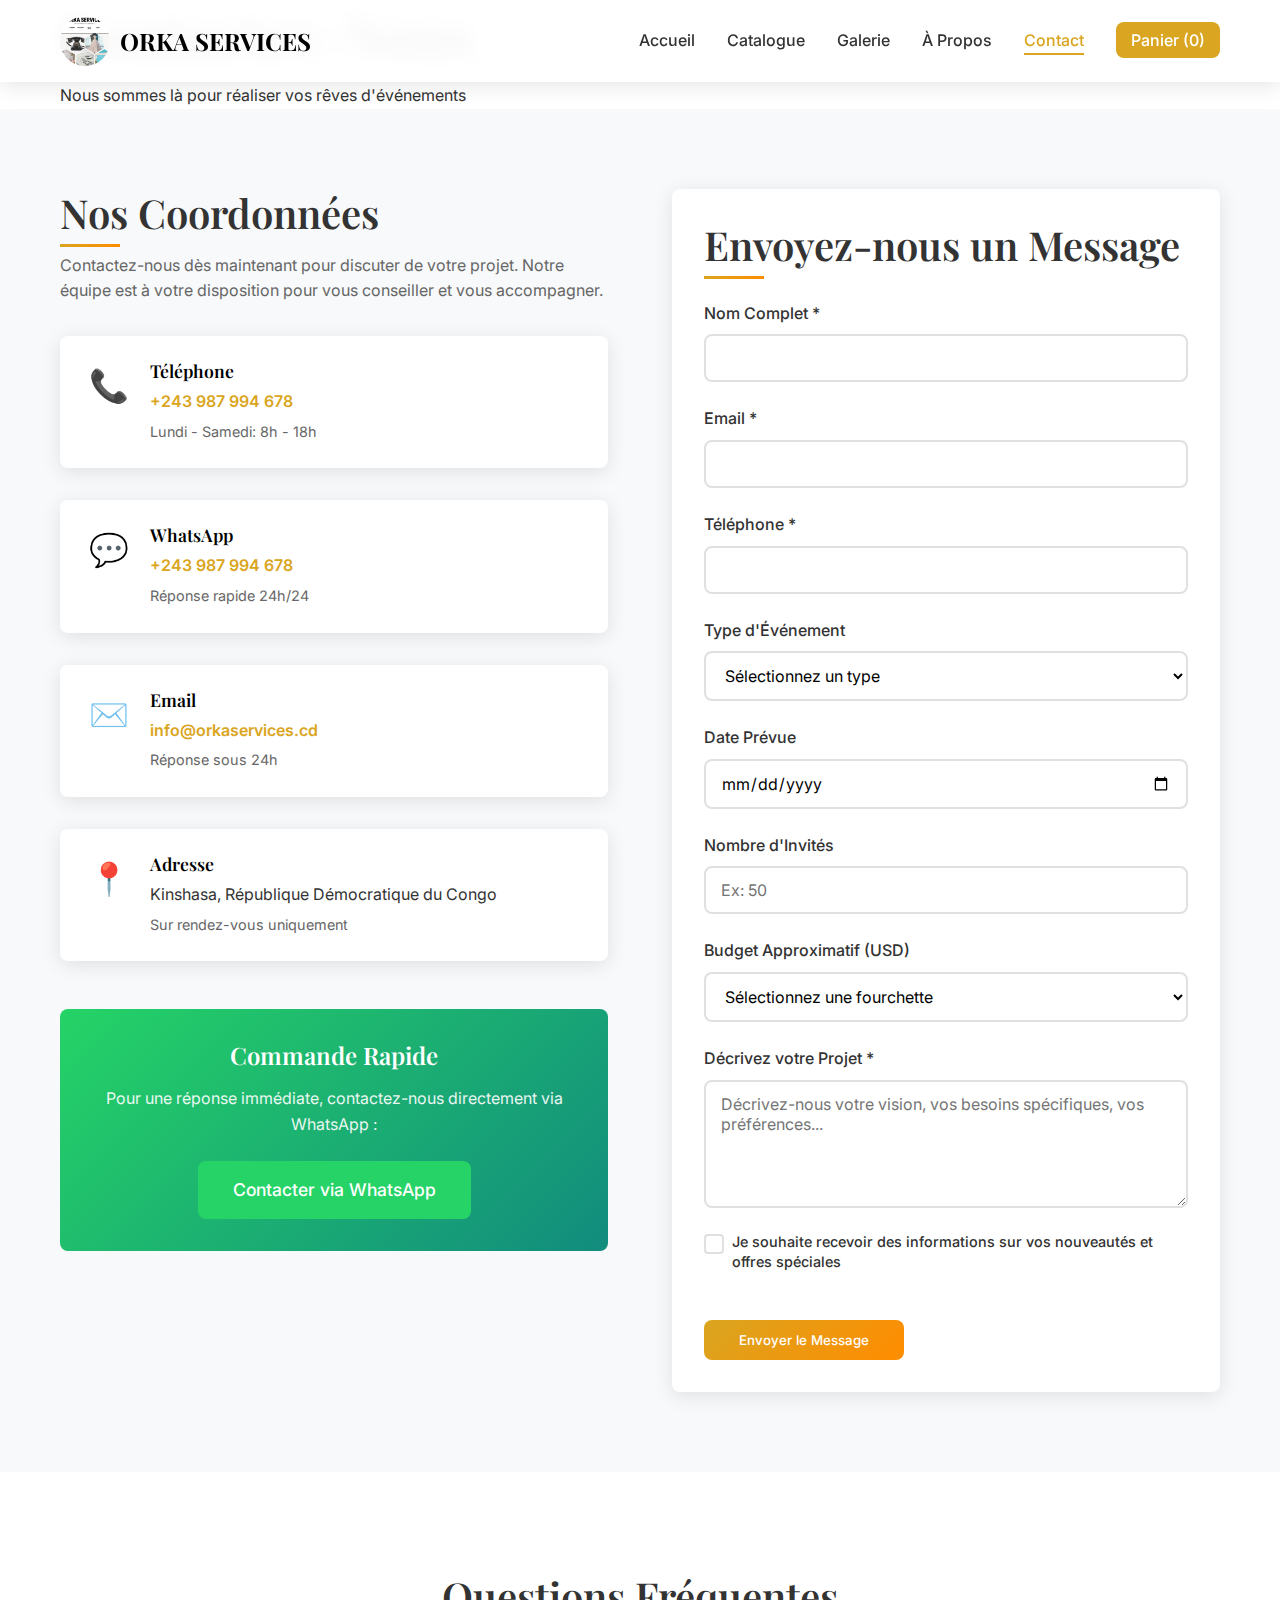
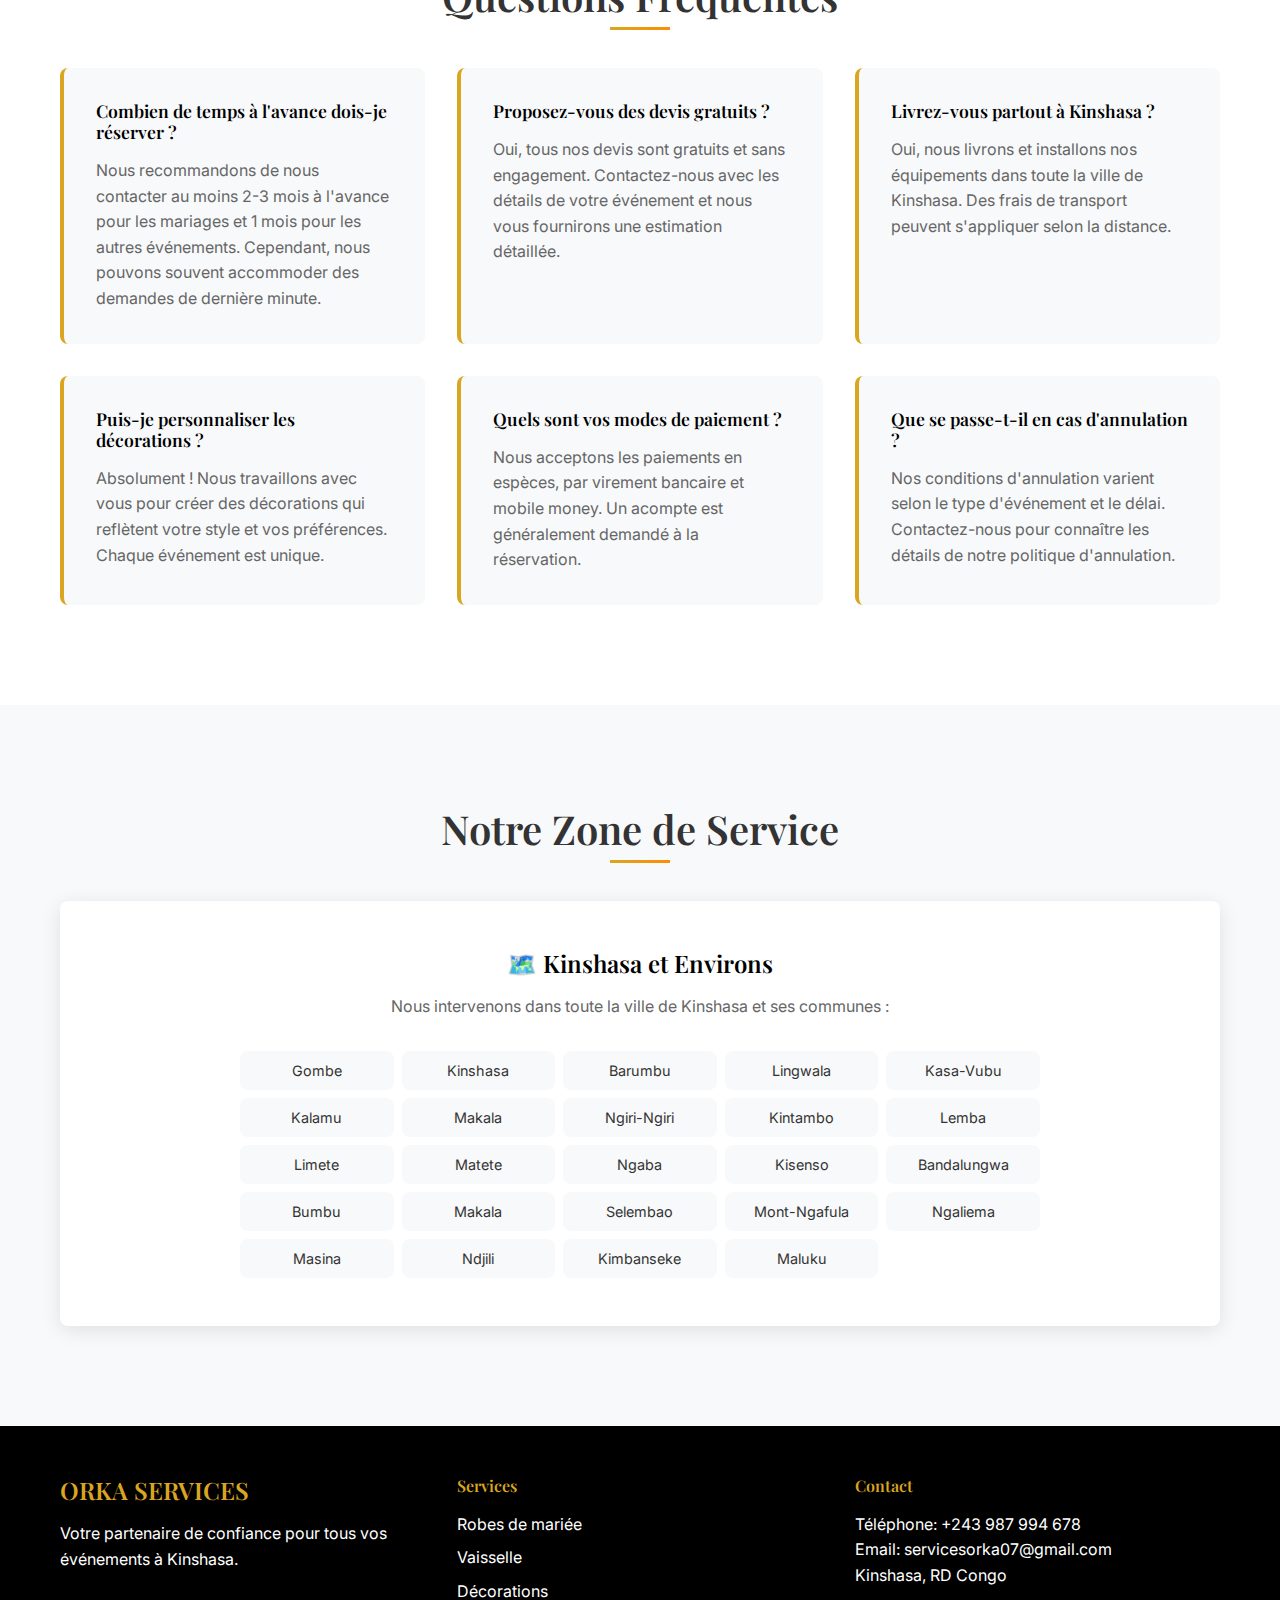
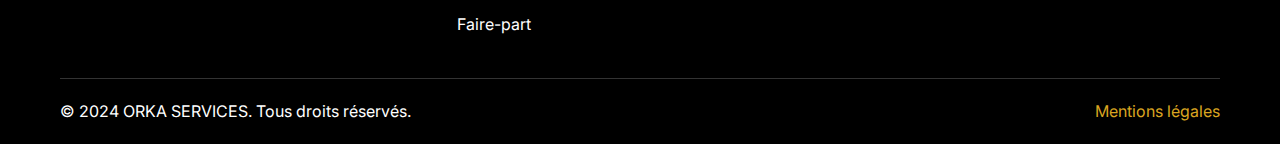
<file: contact.html>
<!DOCTYPE html>
<html lang="fr">
<head>
    <meta charset="UTF-8">
    <meta name="viewport" content="width=device-width, initial-scale=1.0">
    <title>Contact - ORKA SERVICES | Nous Contacter à Kinshasa</title>
    <meta name="description" content="Contactez ORKA SERVICES à Kinshasa pour vos événements. Téléphone, WhatsApp, formulaire de contact. Devis gratuit et conseils personnalisés.">
    <meta name="keywords" content="contact ORKA SERVICES, téléphone Kinshasa, WhatsApp événement, devis gratuit, conseil mariage RDC">
    <link rel="stylesheet" href="styles.css">
    <link rel="stylesheet" href="contact.css">
    <link rel="preconnect" href="https://fonts.googleapis.com">
    <link rel="preconnect" href="https://fonts.gstatic.com" crossorigin>
    <link href="https://fonts.googleapis.com/css2?family=Playfair+Display:wght@400;500;600;700&family=Inter:wght@300;400;500;600&display=swap" rel="stylesheet">
</head>
<body>
    <!-- Header -->
    <header class="header">
        <nav class="navbar">
            <div class="nav-container">
                <div class="logo">
                    <img src="images/orka_logo.jpg" alt="ORKA SERVICES Logo" class="logo-img">
                    <span class="logo-text">ORKA SERVICES</span>
                </div>
                
                <ul class="nav-menu">
                    <li><a href="index.html" class="nav-link">Accueil</a></li>
                    <li><a href="catalogue.html" class="nav-link">Catalogue</a></li>
                    <li><a href="galerie.html" class="nav-link">Galerie</a></li>
                    <li><a href="about.html" class="nav-link">À Propos</a></li>
                    <li><a href="contact.html" class="nav-link active">Contact</a></li>
                    <li><a href="panier.html" class="nav-link cart-link">Panier (<span id="cart-count">0</span>)</a></li>
                </ul>
                
                <div class="hamburger">
                    <span class="bar"></span>
                    <span class="bar"></span>
                    <span class="bar"></span>
                </div>
            </div>
        </nav>
    </header>

    <!-- Page Header -->
    <section class="page-header">
        <div class="container">
            <h1>Contactez-Nous</h1>
            <p>Nous sommes là pour réaliser vos rêves d'événements</p>
        </div>
    </section>

    <!-- Contact Section -->
    <section class="contact-section">
        <div class="container">
            <div class="contact-content">
                <!-- Contact Info -->
                <div class="contact-info">
                    <h2>Nos Coordonnées</h2>
                    <p class="contact-intro">Contactez-nous dès maintenant pour discuter de votre projet. Notre équipe est à votre disposition pour vous conseiller et vous accompagner.</p>
                    
                    <div class="contact-methods">
                        <div class="contact-method">
                            <div class="method-icon">📞</div>
                            <div class="method-details">
                                <h3>Téléphone</h3>
                                <p><a href="tel:+243987994678">+243 987 994 678</a></p>
                                <span>Lundi - Samedi: 8h - 18h</span>
                            </div>
                        </div>
                        
                        <div class="contact-method">
                            <div class="method-icon">💬</div>
                            <div class="method-details">
                                <h3>WhatsApp</h3>
                                <p><a href="https://wa.me/243987994678" target="_blank">+243 987 994 678</a></p>
                                <span>Réponse rapide 24h/24</span>
                            </div>
                        </div>
                        
                        <div class="contact-method">
                            <div class="method-icon">✉️</div>
                            <div class="method-details">
                                <h3>Email</h3>
                                <p><a href="mailto:info@orkaservices.cd">info@orkaservices.cd</a></p>
                                <span>Réponse sous 24h</span>
                            </div>
                        </div>
                        
                        <div class="contact-method">
                            <div class="method-icon">📍</div>
                            <div class="method-details">
                                <h3>Adresse</h3>
                                <p>Kinshasa, République Démocratique du Congo</p>
                                <span>Sur rendez-vous uniquement</span>
                            </div>
                        </div>
                    </div>
                    
                    <div class="whatsapp-cta">
                        <h3>Commande Rapide</h3>
                        <p>Pour une réponse immédiate, contactez-nous directement via WhatsApp :</p>
                        <a href="https://wa.me/243987994678?text=Bonjour%20ORKA%20SERVICES%20👋%20Je%20souhaite%20obtenir%20des%20informations%20sur%20vos%20services." class="btn btn-whatsapp" target="_blank">
                            Contacter via WhatsApp
                        </a>
                    </div>
                </div>

                <!-- Contact Form -->
                <div class="contact-form">
                    <h2>Envoyez-nous un Message</h2>
                    <form id="contact-form" class="form">
                        <div class="form-group">
                            <label for="name">Nom Complet *</label>
                            <input type="text" id="name" name="name" required>
                        </div>
                        
                        <div class="form-group">
                            <label for="email">Email *</label>
                            <input type="email" id="email" name="email" required>
                        </div>
                        
                        <div class="form-group">
                            <label for="phone">Téléphone *</label>
                            <input type="tel" id="phone" name="phone" required>
                        </div>
                        
                        <div class="form-group">
                            <label for="event-type">Type d'Événement</label>
                            <select id="event-type" name="event-type">
                                <option value="">Sélectionnez un type</option>
                                <option value="mariage">Mariage</option>
                                <option value="anniversaire">Anniversaire</option>
                                <option value="corporate">Événement Corporatif</option>
                                <option value="bapteme">Baptême</option>
                                <option value="reception">Réception</option>
                                <option value="autre">Autre</option>
                            </select>
                        </div>
                        
                        <div class="form-group">
                            <label for="event-date">Date Prévue</label>
                            <input type="date" id="event-date" name="event-date">
                        </div>
                        
                        <div class="form-group">
                            <label for="guests">Nombre d'Invités</label>
                            <input type="number" id="guests" name="guests" min="1" placeholder="Ex: 50">
                        </div>
                        
                        <div class="form-group">
                            <label for="budget">Budget Approximatif (USD)</label>
                            <select id="budget" name="budget">
                                <option value="">Sélectionnez une fourchette</option>
                                <option value="500-1000">500$ - 1,000$</option>
                                <option value="1000-2500">1,000$ - 2,500$</option>
                                <option value="2500-5000">2,500$ - 5,000$</option>
                                <option value="5000+">Plus de 5,000$</option>
                            </select>
                        </div>
                        
                        <div class="form-group">
                            <label for="message">Décrivez votre Projet *</label>
                            <textarea id="message" name="message" rows="5" required placeholder="Décrivez-nous votre vision, vos besoins spécifiques, vos préférences..."></textarea>
                        </div>
                        
                        <div class="form-group checkbox-group">
                            <label class="checkbox-label">
                                <input type="checkbox" id="newsletter" name="newsletter">
                                <span class="checkmark"></span>
                                Je souhaite recevoir des informations sur vos nouveautés et offres spéciales
                            </label>
                        </div>
                        
                        <button type="submit" class="btn btn-primary">Envoyer le Message</button>
                    </form>
                </div>
            </div>
        </div>
    </section>

    <!-- FAQ Section -->
    <section class="faq-section">
        <div class="container">
            <h2>Questions Fréquentes</h2>
            <div class="faq-grid">
                <div class="faq-item">
                    <h3>Combien de temps à l'avance dois-je réserver ?</h3>
                    <p>Nous recommandons de nous contacter au moins 2-3 mois à l'avance pour les mariages et 1 mois pour les autres événements. Cependant, nous pouvons souvent accommoder des demandes de dernière minute.</p>
                </div>
                
                <div class="faq-item">
                    <h3>Proposez-vous des devis gratuits ?</h3>
                    <p>Oui, tous nos devis sont gratuits et sans engagement. Contactez-nous avec les détails de votre événement et nous vous fournirons une estimation détaillée.</p>
                </div>
                
                <div class="faq-item">
                    <h3>Livrez-vous partout à Kinshasa ?</h3>
                    <p>Oui, nous livrons et installons nos équipements dans toute la ville de Kinshasa. Des frais de transport peuvent s'appliquer selon la distance.</p>
                </div>
                
                <div class="faq-item">
                    <h3>Puis-je personnaliser les décorations ?</h3>
                    <p>Absolument ! Nous travaillons avec vous pour créer des décorations qui reflètent votre style et vos préférences. Chaque événement est unique.</p>
                </div>
                
                <div class="faq-item">
                    <h3>Quels sont vos modes de paiement ?</h3>
                    <p>Nous acceptons les paiements en espèces, par virement bancaire et mobile money. Un acompte est généralement demandé à la réservation.</p>
                </div>
                
                <div class="faq-item">
                    <h3>Que se passe-t-il en cas d'annulation ?</h3>
                    <p>Nos conditions d'annulation varient selon le type d'événement et le délai. Contactez-nous pour connaître les détails de notre politique d'annulation.</p>
                </div>
            </div>
        </div>
    </section>

    <!-- Map Section (Placeholder) -->
    <section class="map-section">
        <div class="container">
            <h2>Notre Zone de Service</h2>
            <div class="map-placeholder">
                <div class="map-content">
                    <h3>🗺️ Kinshasa et Environs</h3>
                    <p>Nous intervenons dans toute la ville de Kinshasa et ses communes :</p>
                    <ul>
                        <li>Gombe</li>
                        <li>Kinshasa</li>
                        <li>Barumbu</li>
                        <li>Lingwala</li>
                        <li>Kasa-Vubu</li>
                        <li>Kalamu</li>
                        <li>Makala</li>
                        <li>Ngiri-Ngiri</li>
                        <li>Kintambo</li>
                        <li>Lemba</li>
                        <li>Limete</li>
                        <li>Matete</li>
                        <li>Ngaba</li>
                        <li>Kisenso</li>
                        <li>Bandalungwa</li>
                        <li>Bumbu</li>
                        <li>Makala</li>
                        <li>Selembao</li>
                        <li>Mont-Ngafula</li>
                        <li>Ngaliema</li>
                        <li>Masina</li>
                        <li>Ndjili</li>
                        <li>Kimbanseke</li>
                        <li>Maluku</li>
                    </ul>
                </div>
            </div>
        </div>
    </section>

    <!-- Footer -->
    <footer class="footer">
        <div class="container">
            <div class="footer-content">
                <div class="footer-section">
                    <h3>ORKA SERVICES</h3>
                    <p>Votre partenaire de confiance pour tous vos événements à Kinshasa.</p>
                </div>
                <div class="footer-section">
                    <h4>Services</h4>
                    <ul>
                        <li><a href="catalogue.html">Robes de mariée</a></li>
                        <li><a href="catalogue.html">Vaisselle</a></li>
                        <li><a href="catalogue.html">Décorations</a></li>
                        <li><a href="catalogue.html">Faire-part</a></li>
                    </ul>
                </div>
                <div class="footer-section">
                    <h4>Contact</h4>
                    <p>Téléphone: +243 987 994 678</p>
                    <p>Email: servicesorka07@gmail.com</p>
                    <p>Kinshasa, RD Congo</p>
                </div>
            </div>
            <div class="footer-bottom">
                <p>&copy; 2024 ORKA SERVICES. Tous droits réservés.</p>
                <a href="mentions_legales.html">Mentions légales</a>
            </div>
        </div>
    </footer>

    <script src="script.js"></script>
    <script src="contact.js"></script>
</body>
</html>
</file>
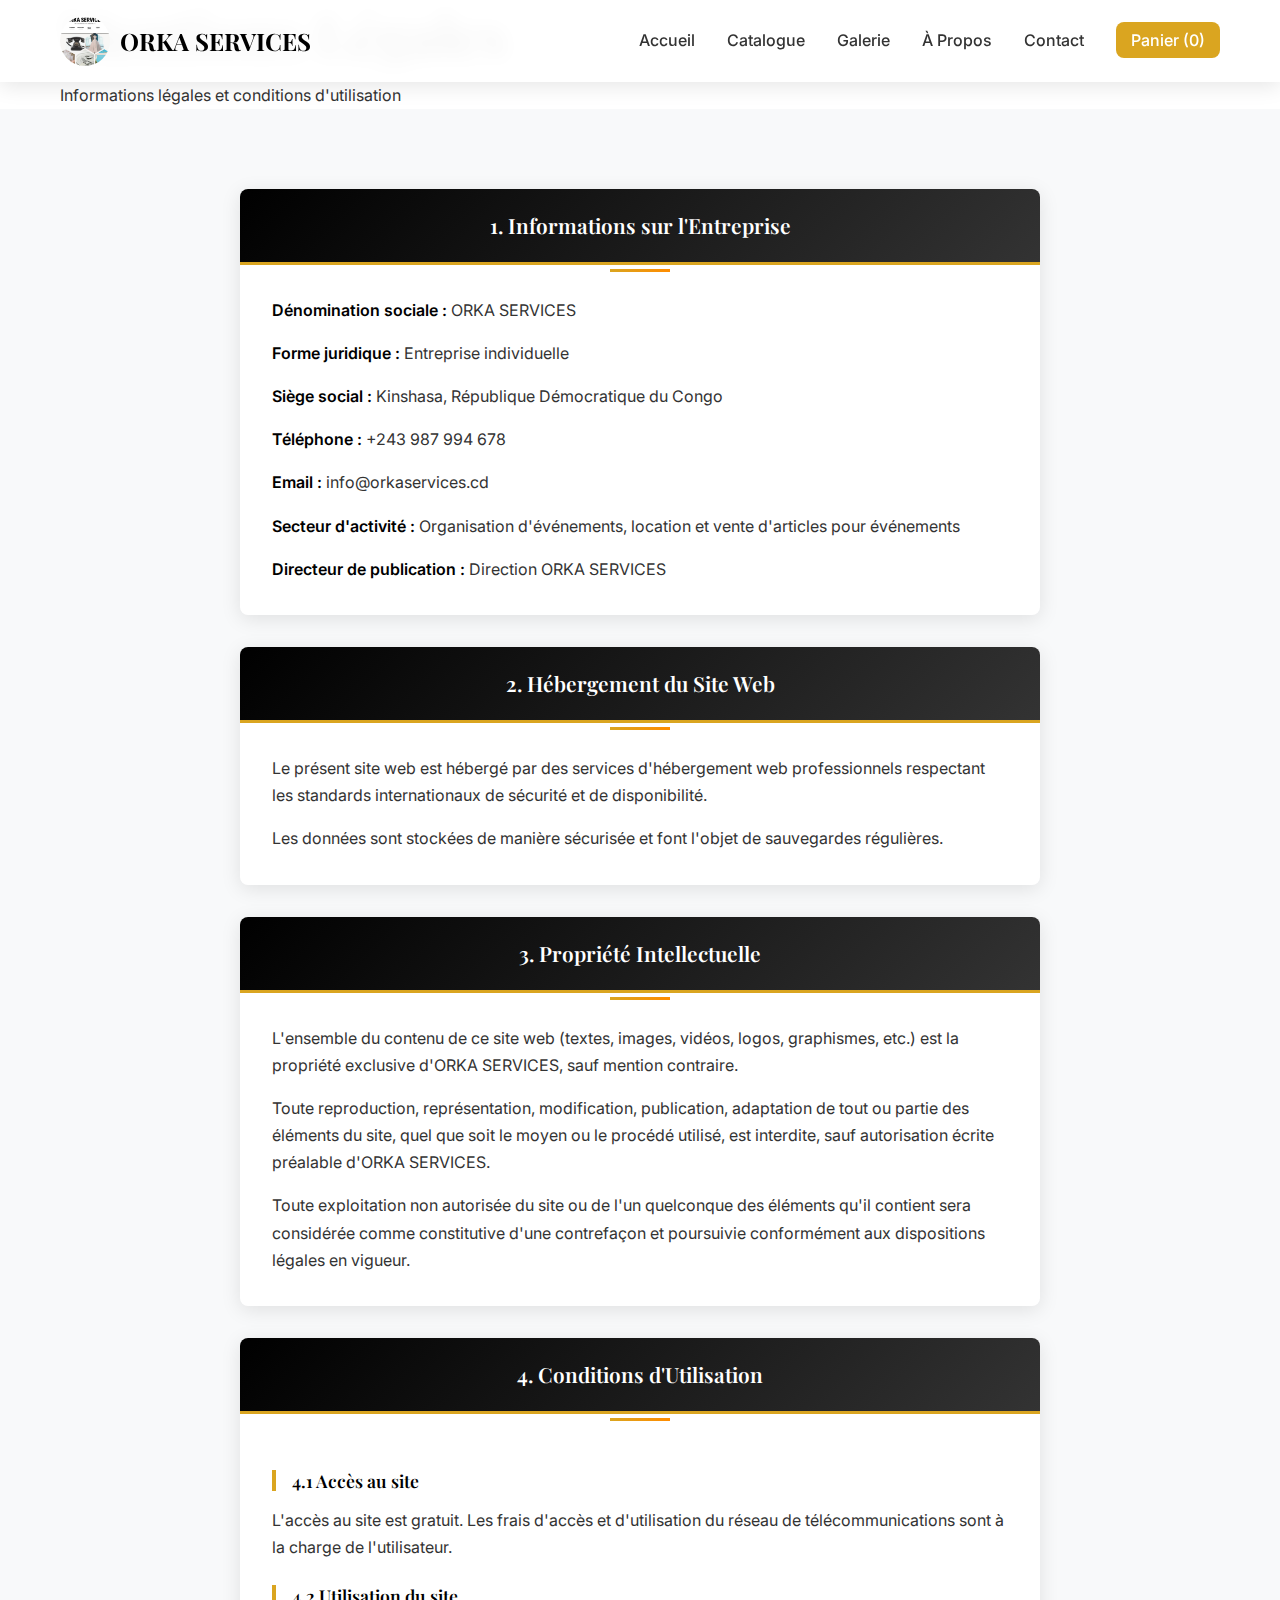
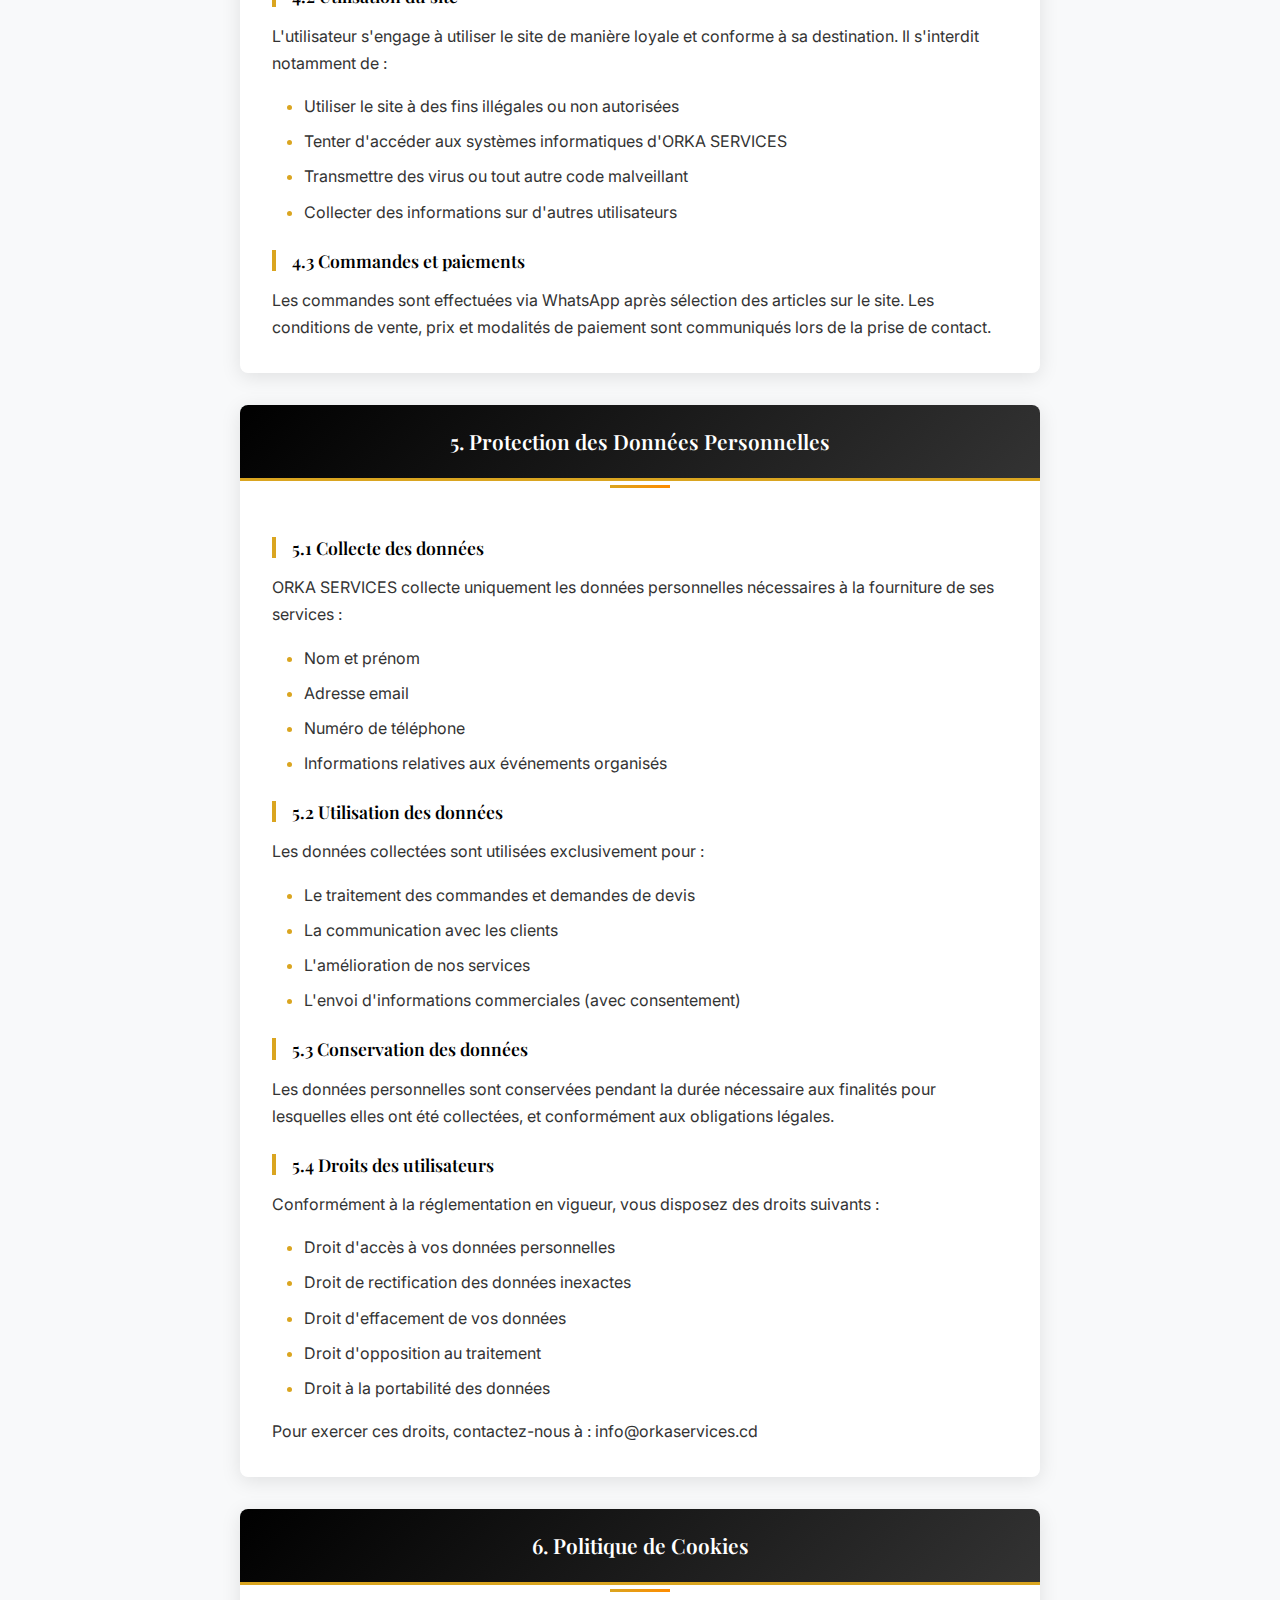
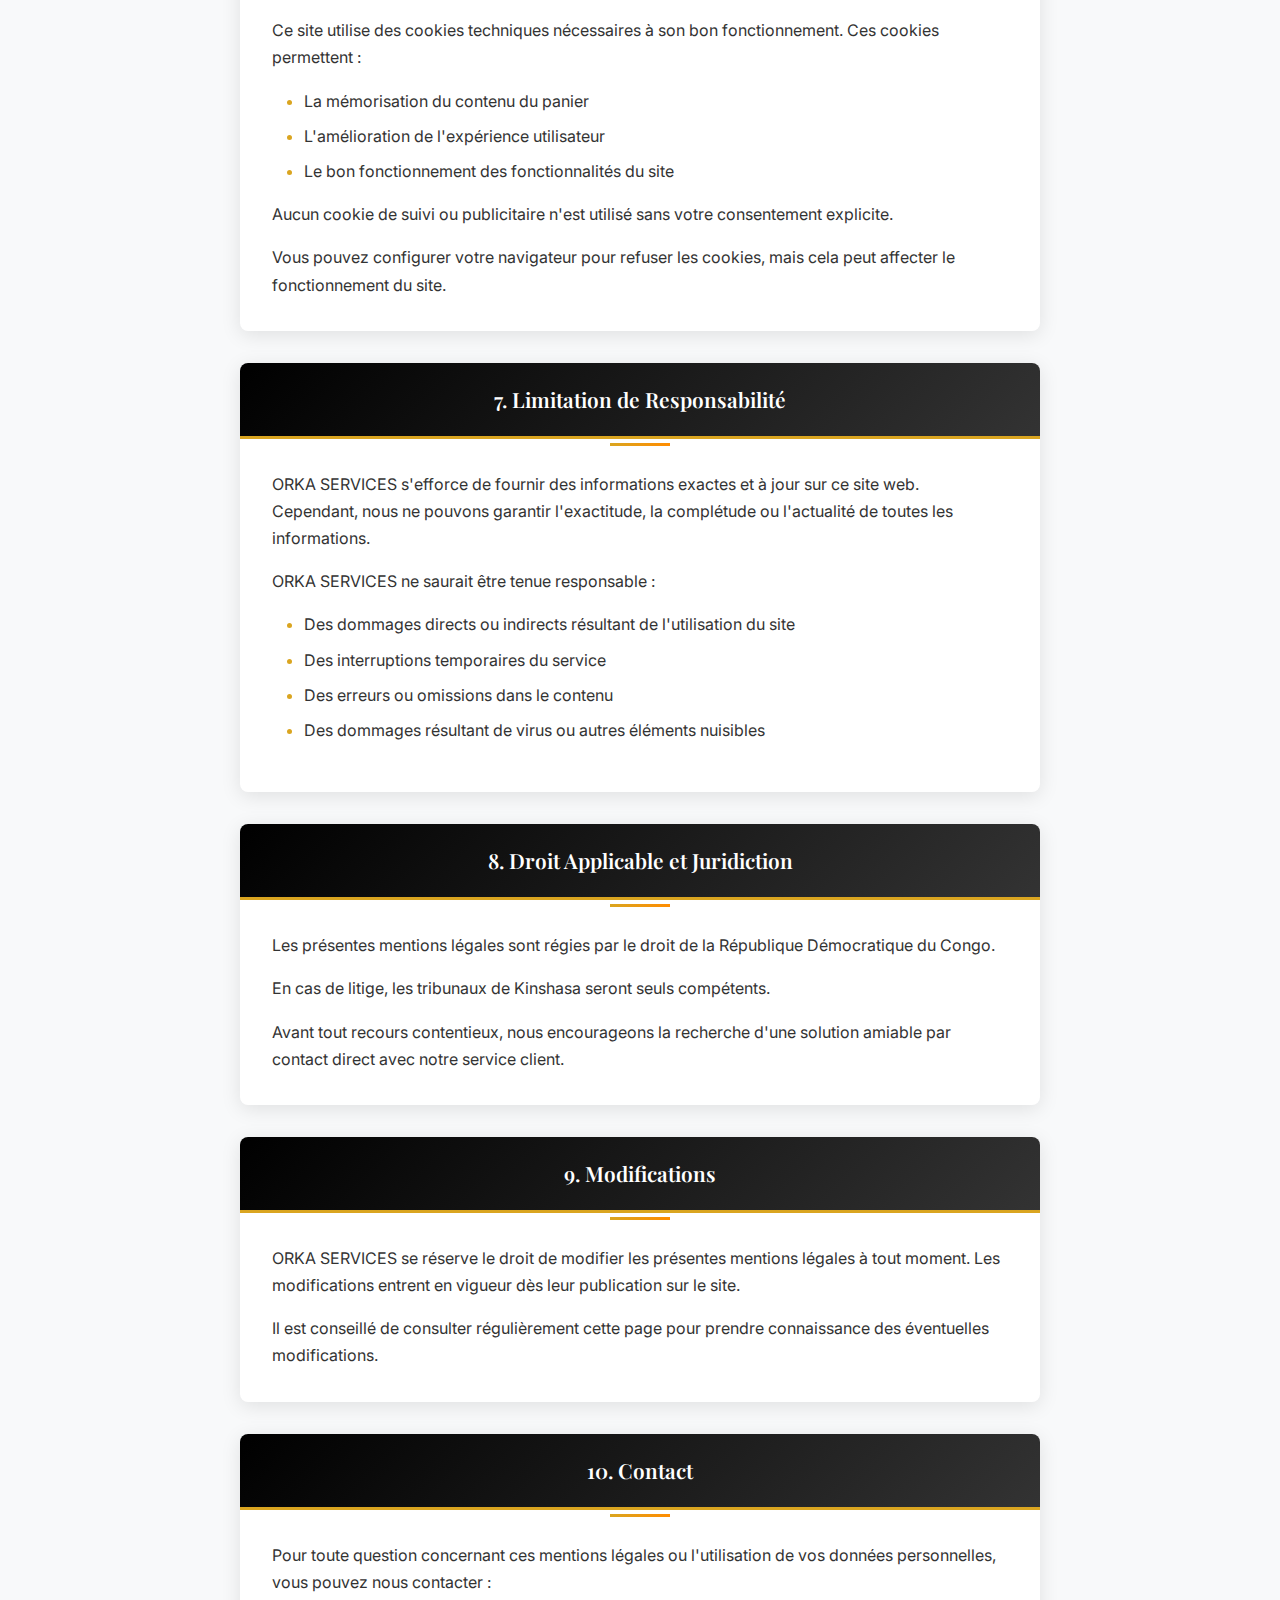
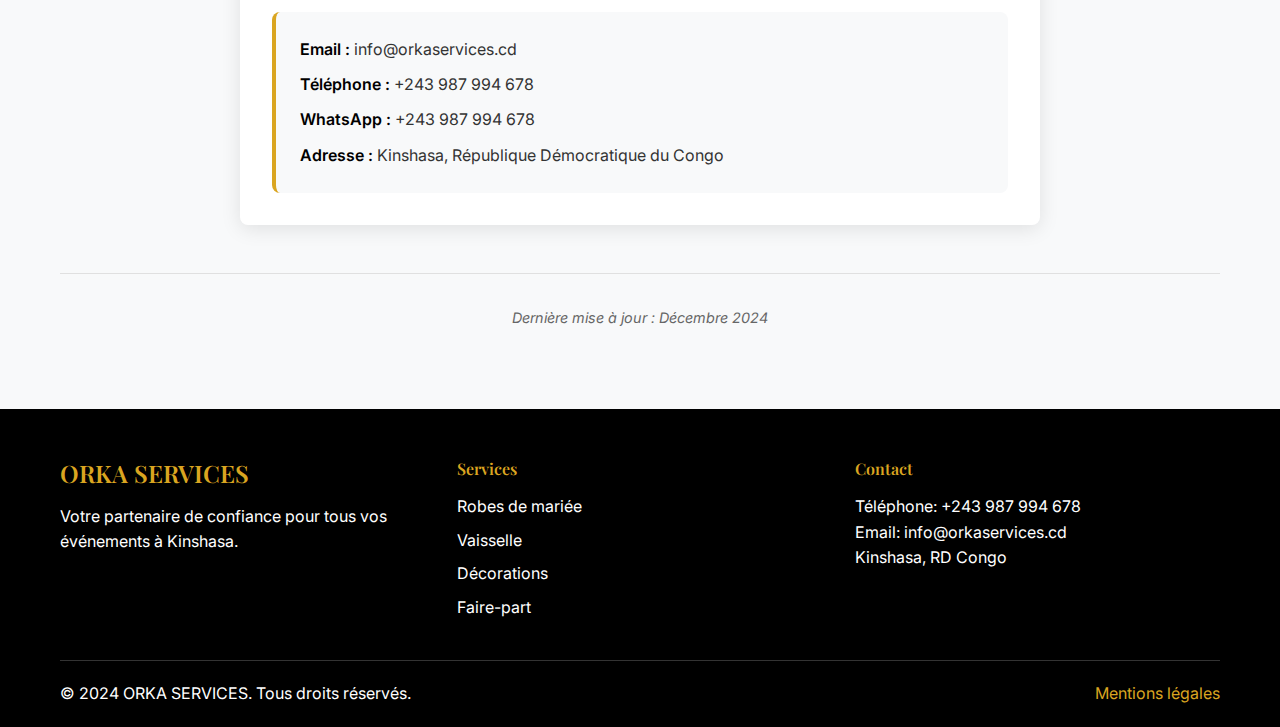
<file: mentions_legales.html>
<!DOCTYPE html>
<html lang="fr">
<head>
    <meta charset="UTF-8">
    <meta name="viewport" content="width=device-width, initial-scale=1.0">
    <title>Mentions Légales - ORKA SERVICES | Informations Légales</title>
    <meta name="description" content="Mentions légales d'ORKA SERVICES. Informations sur l'entreprise, conditions d'utilisation, politique de confidentialité et protection des données.">
    <meta name="robots" content="noindex, follow">
    <link rel="stylesheet" href="styles.css">
    <link rel="stylesheet" href="legal.css">
    <link rel="preconnect" href="https://fonts.googleapis.com">
    <link rel="preconnect" href="https://fonts.gstatic.com" crossorigin>
    <link href="https://fonts.googleapis.com/css2?family=Playfair+Display:wght@400;500;600;700&family=Inter:wght@300;400;500;600&display=swap" rel="stylesheet">
</head>
<body>
    <!-- Header -->
    <header class="header">
        <nav class="navbar">
            <div class="nav-container">
                <div class="logo">
                    <img src="images/orka_logo.jpg" alt="ORKA SERVICES Logo" class="logo-img">
                    <span class="logo-text">ORKA SERVICES</span>
                </div>
                
                <ul class="nav-menu">
                    <li><a href="index.html" class="nav-link">Accueil</a></li>
                    <li><a href="catalogue.html" class="nav-link">Catalogue</a></li>
                    <li><a href="galerie.html" class="nav-link">Galerie</a></li>
                    <li><a href="about.html" class="nav-link">À Propos</a></li>
                    <li><a href="contact.html" class="nav-link">Contact</a></li>
                    <li><a href="panier.html" class="nav-link cart-link">Panier (<span id="cart-count">0</span>)</a></li>
                </ul>
                
                <div class="hamburger">
                    <span class="bar"></span>
                    <span class="bar"></span>
                    <span class="bar"></span>
                </div>
            </div>
        </nav>
    </header>

    <!-- Page Header -->
    <section class="page-header">
        <div class="container">
            <h1>Mentions Légales</h1>
            <p>Informations légales et conditions d'utilisation</p>
        </div>
    </section>

    <!-- Legal Content -->
    <section class="legal-content">
        <div class="container">
            <div class="legal-sections">
                
                <!-- Informations sur l'entreprise -->
                <div class="legal-section">
                    <h2>1. Informations sur l'Entreprise</h2>
                    <div class="section-content">
                        <p><strong>Dénomination sociale :</strong> ORKA SERVICES</p>
                        <p><strong>Forme juridique :</strong> Entreprise individuelle</p>
                        <p><strong>Siège social :</strong> Kinshasa, République Démocratique du Congo</p>
                        <p><strong>Téléphone :</strong> +243 987 994 678</p>
                        <p><strong>Email :</strong> info@orkaservices.cd</p>
                        <p><strong>Secteur d'activité :</strong> Organisation d'événements, location et vente d'articles pour événements</p>
                        <p><strong>Directeur de publication :</strong> Direction ORKA SERVICES</p>
                    </div>
                </div>

                <!-- Hébergement du site -->
                <div class="legal-section">
                    <h2>2. Hébergement du Site Web</h2>
                    <div class="section-content">
                        <p>Le présent site web est hébergé par des services d'hébergement web professionnels respectant les standards internationaux de sécurité et de disponibilité.</p>
                        <p>Les données sont stockées de manière sécurisée et font l'objet de sauvegardes régulières.</p>
                    </div>
                </div>

                <!-- Propriété intellectuelle -->
                <div class="legal-section">
                    <h2>3. Propriété Intellectuelle</h2>
                    <div class="section-content">
                        <p>L'ensemble du contenu de ce site web (textes, images, vidéos, logos, graphismes, etc.) est la propriété exclusive d'ORKA SERVICES, sauf mention contraire.</p>
                        <p>Toute reproduction, représentation, modification, publication, adaptation de tout ou partie des éléments du site, quel que soit le moyen ou le procédé utilisé, est interdite, sauf autorisation écrite préalable d'ORKA SERVICES.</p>
                        <p>Toute exploitation non autorisée du site ou de l'un quelconque des éléments qu'il contient sera considérée comme constitutive d'une contrefaçon et poursuivie conformément aux dispositions légales en vigueur.</p>
                    </div>
                </div>

                <!-- Conditions d'utilisation -->
                <div class="legal-section">
                    <h2>4. Conditions d'Utilisation</h2>
                    <div class="section-content">
                        <h3>4.1 Accès au site</h3>
                        <p>L'accès au site est gratuit. Les frais d'accès et d'utilisation du réseau de télécommunications sont à la charge de l'utilisateur.</p>
                        
                        <h3>4.2 Utilisation du site</h3>
                        <p>L'utilisateur s'engage à utiliser le site de manière loyale et conforme à sa destination. Il s'interdit notamment de :</p>
                        <ul>
                            <li>Utiliser le site à des fins illégales ou non autorisées</li>
                            <li>Tenter d'accéder aux systèmes informatiques d'ORKA SERVICES</li>
                            <li>Transmettre des virus ou tout autre code malveillant</li>
                            <li>Collecter des informations sur d'autres utilisateurs</li>
                        </ul>
                        
                        <h3>4.3 Commandes et paiements</h3>
                        <p>Les commandes sont effectuées via WhatsApp après sélection des articles sur le site. Les conditions de vente, prix et modalités de paiement sont communiqués lors de la prise de contact.</p>
                    </div>
                </div>

                <!-- Protection des données -->
                <div class="legal-section">
                    <h2>5. Protection des Données Personnelles</h2>
                    <div class="section-content">
                        <h3>5.1 Collecte des données</h3>
                        <p>ORKA SERVICES collecte uniquement les données personnelles nécessaires à la fourniture de ses services :</p>
                        <ul>
                            <li>Nom et prénom</li>
                            <li>Adresse email</li>
                            <li>Numéro de téléphone</li>
                            <li>Informations relatives aux événements organisés</li>
                        </ul>
                        
                        <h3>5.2 Utilisation des données</h3>
                        <p>Les données collectées sont utilisées exclusivement pour :</p>
                        <ul>
                            <li>Le traitement des commandes et demandes de devis</li>
                            <li>La communication avec les clients</li>
                            <li>L'amélioration de nos services</li>
                            <li>L'envoi d'informations commerciales (avec consentement)</li>
                        </ul>
                        
                        <h3>5.3 Conservation des données</h3>
                        <p>Les données personnelles sont conservées pendant la durée nécessaire aux finalités pour lesquelles elles ont été collectées, et conformément aux obligations légales.</p>
                        
                        <h3>5.4 Droits des utilisateurs</h3>
                        <p>Conformément à la réglementation en vigueur, vous disposez des droits suivants :</p>
                        <ul>
                            <li>Droit d'accès à vos données personnelles</li>
                            <li>Droit de rectification des données inexactes</li>
                            <li>Droit d'effacement de vos données</li>
                            <li>Droit d'opposition au traitement</li>
                            <li>Droit à la portabilité des données</li>
                        </ul>
                        <p>Pour exercer ces droits, contactez-nous à : info@orkaservices.cd</p>
                    </div>
                </div>

                <!-- Cookies -->
                <div class="legal-section">
                    <h2>6. Politique de Cookies</h2>
                    <div class="section-content">
                        <p>Ce site utilise des cookies techniques nécessaires à son bon fonctionnement. Ces cookies permettent :</p>
                        <ul>
                            <li>La mémorisation du contenu du panier</li>
                            <li>L'amélioration de l'expérience utilisateur</li>
                            <li>Le bon fonctionnement des fonctionnalités du site</li>
                        </ul>
                        <p>Aucun cookie de suivi ou publicitaire n'est utilisé sans votre consentement explicite.</p>
                        <p>Vous pouvez configurer votre navigateur pour refuser les cookies, mais cela peut affecter le fonctionnement du site.</p>
                    </div>
                </div>

                <!-- Responsabilité -->
                <div class="legal-section">
                    <h2>7. Limitation de Responsabilité</h2>
                    <div class="section-content">
                        <p>ORKA SERVICES s'efforce de fournir des informations exactes et à jour sur ce site web. Cependant, nous ne pouvons garantir l'exactitude, la complétude ou l'actualité de toutes les informations.</p>
                        <p>ORKA SERVICES ne saurait être tenue responsable :</p>
                        <ul>
                            <li>Des dommages directs ou indirects résultant de l'utilisation du site</li>
                            <li>Des interruptions temporaires du service</li>
                            <li>Des erreurs ou omissions dans le contenu</li>
                            <li>Des dommages résultant de virus ou autres éléments nuisibles</li>
                        </ul>
                    </div>
                </div>

                <!-- Droit applicable -->
                <div class="legal-section">
                    <h2>8. Droit Applicable et Juridiction</h2>
                    <div class="section-content">
                        <p>Les présentes mentions légales sont régies par le droit de la République Démocratique du Congo.</p>
                        <p>En cas de litige, les tribunaux de Kinshasa seront seuls compétents.</p>
                        <p>Avant tout recours contentieux, nous encourageons la recherche d'une solution amiable par contact direct avec notre service client.</p>
                    </div>
                </div>

                <!-- Modifications -->
                <div class="legal-section">
                    <h2>9. Modifications</h2>
                    <div class="section-content">
                        <p>ORKA SERVICES se réserve le droit de modifier les présentes mentions légales à tout moment. Les modifications entrent en vigueur dès leur publication sur le site.</p>
                        <p>Il est conseillé de consulter régulièrement cette page pour prendre connaissance des éventuelles modifications.</p>
                    </div>
                </div>

                <!-- Contact -->
                <div class="legal-section">
                    <h2>10. Contact</h2>
                    <div class="section-content">
                        <p>Pour toute question concernant ces mentions légales ou l'utilisation de vos données personnelles, vous pouvez nous contacter :</p>
                        <div class="contact-info">
                            <p><strong>Email :</strong> info@orkaservices.cd</p>
                            <p><strong>Téléphone :</strong> +243 987 994 678</p>
                            <p><strong>WhatsApp :</strong> +243 987 994 678</p>
                            <p><strong>Adresse :</strong> Kinshasa, République Démocratique du Congo</p>
                        </div>
                    </div>
                </div>

            </div>
            
            <!-- Date de mise à jour -->
            <div class="update-date">
                <p><em>Dernière mise à jour : Décembre 2024</em></p>
            </div>
            
        </div>
    </section>

    <!-- Footer -->
    <footer class="footer">
        <div class="container">
            <div class="footer-content">
                <div class="footer-section">
                    <h3>ORKA SERVICES</h3>
                    <p>Votre partenaire de confiance pour tous vos événements à Kinshasa.</p>
                </div>
                <div class="footer-section">
                    <h4>Services</h4>
                    <ul>
                        <li><a href="catalogue.html">Robes de mariée</a></li>
                        <li><a href="catalogue.html">Vaisselle</a></li>
                        <li><a href="catalogue.html">Décorations</a></li>
                        <li><a href="catalogue.html">Faire-part</a></li>
                    </ul>
                </div>
                <div class="footer-section">
                    <h4>Contact</h4>
                    <p>Téléphone: +243 987 994 678</p>
                    <p>Email: info@orkaservices.cd</p>
                    <p>Kinshasa, RD Congo</p>
                </div>
            </div>
            <div class="footer-bottom">
                <p>&copy; 2024 ORKA SERVICES. Tous droits réservés.</p>
                <a href="mentions_legales.html" class="active">Mentions légales</a>
            </div>
        </div>
    </footer>

    <script src="script.js"></script>
</body>
</html>
</file>
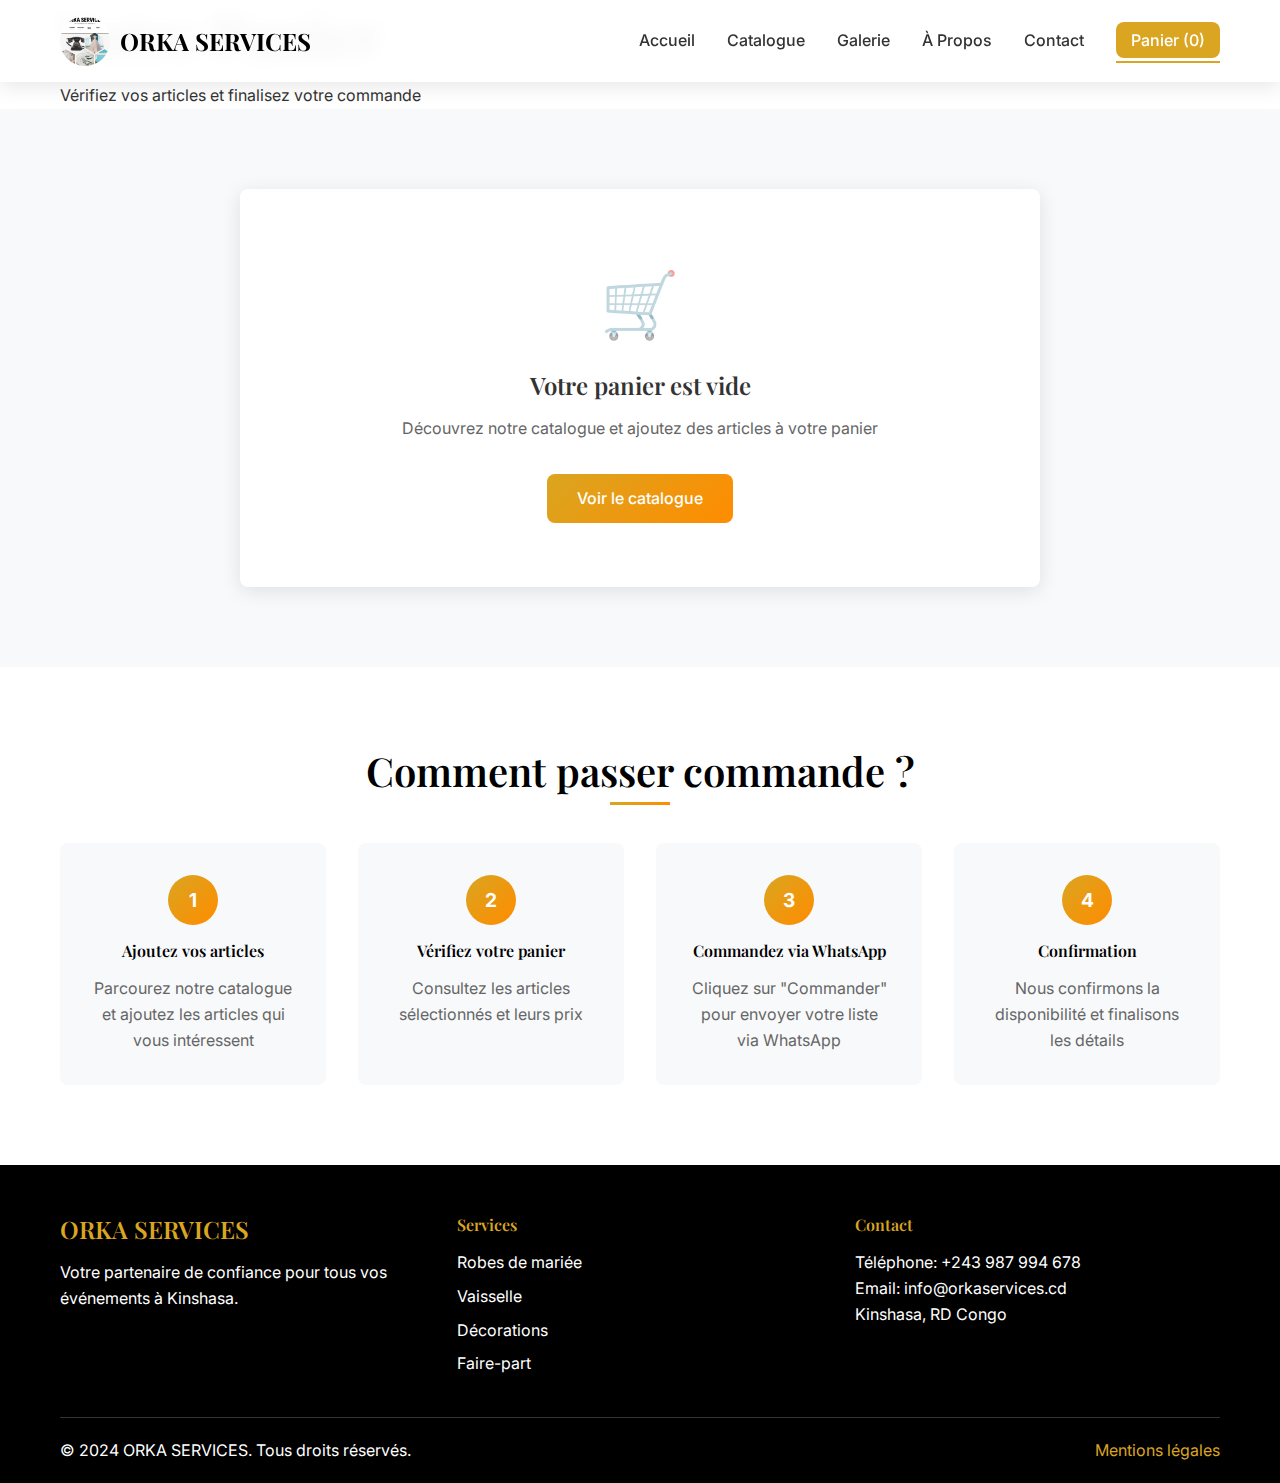
<file: panier.html>
<!DOCTYPE html>
<html lang="fr">
<head>
    <meta charset="UTF-8">
    <meta name="viewport" content="width=device-width, initial-scale=1.0">
    <title>Panier - ORKA SERVICES | Votre Commande</title>
    <meta name="description" content="Consultez votre panier et finalisez votre commande avec ORKA SERVICES. Commande rapide via WhatsApp.">
    <link rel="stylesheet" href="styles.css">
    <link rel="stylesheet" href="panier.css">
    <link rel="preconnect" href="https://fonts.googleapis.com">
    <link rel="preconnect" href="https://fonts.gstatic.com" crossorigin>
    <link href="https://fonts.googleapis.com/css2?family=Playfair+Display:wght@400;500;600;700&family=Inter:wght@300;400;500;600&display=swap" rel="stylesheet">
</head>
<body>
    <!-- Header -->
    <header class="header">
        <nav class="navbar">
            <div class="nav-container">
                <div class="logo">
                    <img src="images/orka_logo.jpg" alt="ORKA SERVICES Logo" class="logo-img">
                    <span class="logo-text">ORKA SERVICES</span>
                </div>
                
                <ul class="nav-menu">
                    <li><a href="index.html" class="nav-link">Accueil</a></li>
                    <li><a href="catalogue.html" class="nav-link">Catalogue</a></li>
                    <li><a href="galerie.html" class="nav-link">Galerie</a></li>
                    <li><a href="about.html" class="nav-link">À Propos</a></li>
                    <li><a href="contact.html" class="nav-link">Contact</a></li>
                    <li><a href="panier.html" class="nav-link cart-link active">Panier (<span id="cart-count">0</span>)</a></li>
                </ul>
                
                <div class="hamburger">
                    <span class="bar"></span>
                    <span class="bar"></span>
                    <span class="bar"></span>
                </div>
            </div>
        </nav>
    </header>

    <!-- Page Header -->
    <section class="page-header">
        <div class="container">
            <h1>Votre Panier</h1>
            <p>Vérifiez vos articles et finalisez votre commande</p>
        </div>
    </section>

    <!-- Cart Content -->
    <section class="cart-section">
        <div class="container">
            <div class="cart-content">
                <!-- Empty Cart Message -->
                <div id="empty-cart" class="empty-cart">
                    <div class="empty-cart-icon">🛒</div>
                    <h3>Votre panier est vide</h3>
                    <p>Découvrez notre catalogue et ajoutez des articles à votre panier</p>
                    <a href="catalogue.html" class="btn btn-primary">Voir le catalogue</a>
                </div>

                <!-- Cart Items -->
                <div id="cart-items" class="cart-items" style="display: none;">
                    <div class="cart-header">
                        <h3>Articles dans votre panier</h3>
                        <button id="clear-cart" class="btn-clear">Vider le panier</button>
                    </div>
                    
                    <div id="items-list" class="items-list">
                        <!-- Les articles seront ajoutés dynamiquement ici -->
                    </div>

                    <div class="cart-summary">
                        <div class="summary-info">
                            <p><strong>Total d'articles: <span id="total-items">0</span></strong></p>
                            <p class="note">Les prix incluent la location ou la vente selon votre choix</p>
                        </div>
                        
                        <div class="order-actions">
                            <button id="order-whatsapp" class="btn btn-whatsapp">
                                Commander via WhatsApp
                            </button>
                            <a href="catalogue.html" class="btn btn-secondary">Continuer mes achats</a>
                        </div>
                    </div>
                </div>
            </div>
        </div>
    </section>

    <!-- Order Info -->
    <section class="order-info">
        <div class="container">
            <h2>Comment passer commande ?</h2>
            <div class="steps">
                <div class="step">
                    <div class="step-number">1</div>
                    <h4>Ajoutez vos articles</h4>
                    <p>Parcourez notre catalogue et ajoutez les articles qui vous intéressent</p>
                </div>
                <div class="step">
                    <div class="step-number">2</div>
                    <h4>Vérifiez votre panier</h4>
                    <p>Consultez les articles sélectionnés et leurs prix</p>
                </div>
                <div class="step">
                    <div class="step-number">3</div>
                    <h4>Commandez via WhatsApp</h4>
                    <p>Cliquez sur "Commander" pour envoyer votre liste via WhatsApp</p>
                </div>
                <div class="step">
                    <div class="step-number">4</div>
                    <h4>Confirmation</h4>
                    <p>Nous confirmons la disponibilité et finalisons les détails</p>
                </div>
            </div>
        </div>
    </section>

    <!-- Footer -->
    <footer class="footer">
        <div class="container">
            <div class="footer-content">
                <div class="footer-section">
                    <h3>ORKA SERVICES</h3>
                    <p>Votre partenaire de confiance pour tous vos événements à Kinshasa.</p>
                </div>
                <div class="footer-section">
                    <h4>Services</h4>
                    <ul>
                        <li><a href="catalogue.html">Robes de mariée</a></li>
                        <li><a href="catalogue.html">Vaisselle</a></li>
                        <li><a href="catalogue.html">Décorations</a></li>
                        <li><a href="catalogue.html">Faire-part</a></li>
                    </ul>
                </div>
                <div class="footer-section">
                    <h4>Contact</h4>
                    <p>Téléphone: +243 987 994 678</p>
                    <p>Email: info@orkaservices.cd</p>
                    <p>Kinshasa, RD Congo</p>
                </div>
            </div>
            <div class="footer-bottom">
                <p>&copy; 2024 ORKA SERVICES. Tous droits réservés.</p>
                <a href="mentions_legales.html">Mentions légales</a>
            </div>
        </div>
    </footer>

    <script src="script.js"></script>
    <script src="panier.js"></script>
</body>
</html>
</file>
<file: styles.css>
/* Variables CSS */
:root {
    --primary-color: #000000;
    --secondary-color: #ffffff;
    --accent-color: #DAA520;
    --accent-alt: #FF8C00;
    --text-dark: #333333;
    --text-light: #666666;
    --border-color: #e0e0e0;
    --shadow: 0 4px 20px rgba(0, 0, 0, 0.1);
    --shadow-hover: 0 8px 30px rgba(0, 0, 0, 0.15);
    
    --font-primary: 'Playfair Display', serif;
    --font-secondary: 'Inter', sans-serif;
    
    --transition: all 0.3s ease;
    --border-radius: 8px;
}

/* Reset et base */
* {
    margin: 0;
    padding: 0;
    box-sizing: border-box;
}

body {
    font-family: var(--font-secondary);
    line-height: 1.6;
    color: var(--text-dark);
    overflow-x: hidden;
}

.container {
    max-width: 1200px;
    margin: 0 auto;
    padding: 0 20px;
}

/* Typographie */
h1, h2, h3, h4, h5, h6 {
    font-family: var(--font-primary);
    font-weight: 600;
    line-height: 1.2;
    margin-bottom: 1rem;
}

h1 {
    font-size: 3.5rem;
    font-weight: 700;
}

h2 {
    font-size: 2.5rem;
    text-align: center;
    margin-bottom: 3rem;
    position: relative;
}

h2::after {
    content: '';
    position: absolute;
    bottom: -10px;
    left: 50%;
    transform: translateX(-50%);
    width: 60px;
    height: 3px;
    background: linear-gradient(90deg, var(--accent-color), var(--accent-alt));
}

h3 {
    font-size: 1.5rem;
}

/* Boutons */
.btn {
    display: inline-block;
    padding: 12px 30px;
    border: none;
    border-radius: var(--border-radius);
    text-decoration: none;
    font-weight: 500;
    text-align: center;
    cursor: pointer;
    transition: var(--transition);
    font-family: var(--font-secondary);
}

.btn-primary {
    background: linear-gradient(135deg, var(--accent-color), var(--accent-alt));
    color: var(--secondary-color);
}

.btn-primary:hover {
    transform: translateY(-2px);
    box-shadow: var(--shadow-hover);
}

.btn-secondary {
    background: transparent;
    color: var(--primary-color);
    border: 2px solid var(--primary-color);
}

.btn-secondary:hover {
    background: var(--primary-color);
    color: var(--secondary-color);
}

.btn-whatsapp {
    background: #25D366;
    color: white;
    font-size: 1.1rem;
    padding: 15px 35px;
}

.btn-whatsapp:hover {
    background: #128C7E;
    transform: translateY(-2px);
    box-shadow: var(--shadow-hover);
}

/* Header */
.header {
    background: rgba(255, 255, 255, 0.95);
    backdrop-filter: blur(10px);
    position: fixed;
    top: 0;
    width: 100%;
    z-index: 1000;
    box-shadow: var(--shadow);
}

.navbar {
    padding: 1rem 0;
}

.nav-container {
    display: flex;
    justify-content: space-between;
    align-items: center;
    max-width: 1200px;
    margin: 0 auto;
    padding: 0 20px;
}

.logo {
    display: flex;
    align-items: center;
    gap: 10px;
}

.logo-img {
    width: 50px;
    height: 50px;
    border-radius: 50%;
    object-fit: cover;
}

.logo-text {
    font-family: var(--font-primary);
    font-size: 1.5rem;
    font-weight: 700;
    color: var(--primary-color);
}

.nav-menu {
    display: flex;
    list-style: none;
    gap: 2rem;
}

.nav-link {
    text-decoration: none;
    color: var(--text-dark);
    font-weight: 500;
    transition: var(--transition);
    position: relative;
}

.nav-link:hover,
.nav-link.active {
    color: var(--accent-color);
}

.nav-link::after {
    content: '';
    position: absolute;
    bottom: -5px;
    left: 0;
    width: 0;
    height: 2px;
    background: var(--accent-color);
    transition: var(--transition);
}

.nav-link:hover::after,
.nav-link.active::after {
    width: 100%;
}

.cart-link {
    background: var(--accent-color);
    color: white !important;
    padding: 8px 15px;
    border-radius: var(--border-radius);
}

.cart-link:hover {
    background: var(--accent-alt);
}

/* Menu Burger */
.hamburger {
    display: none;
    flex-direction: column;
    cursor: pointer;
}

.bar {
    width: 25px;
    height: 3px;
    background: var(--primary-color);
    margin: 3px 0;
    transition: var(--transition);
}

/* Hero Section */
.hero {
    min-height: 100vh;
    display: flex;
    align-items: center;
    background: linear-gradient(135deg, #f8f9fa 0%, #ffffff 100%);
    padding-top: 100px;
}

.hero-content {
    display: grid;
    grid-template-columns: 1fr 1fr;
    gap: 4rem;
    align-items: center;
    max-width: 1200px;
    margin: 0 auto;
    padding: 0 20px;
}

.hero-text h1 {
    background: linear-gradient(135deg, var(--primary-color), var(--accent-color));
    -webkit-background-clip: text;
    -webkit-text-fill-color: transparent;
    background-clip: text;
    margin-bottom: 1rem;
}

.hero-subtitle {
    font-size: 1.2rem;
    color: var(--text-light);
    margin-bottom: 1rem;
    text-transform: uppercase;
    letter-spacing: 2px;
}

.hero-description {
    font-size: 1.1rem;
    margin-bottom: 2rem;
    line-height: 1.8;
}

.hero-buttons {
    display: flex;
    gap: 1rem;
    flex-wrap: wrap;
}

/* Hexagones */
.hexagon-container {
    display: flex;
    justify-content: center;
    align-items: center;
}

.hexagon {
    width: 300px;
    height: 260px;
    position: relative;
    margin: 130px 0;
    transform: rotate(30deg);
    overflow: hidden;
    border-radius: 20px;
    box-shadow: var(--shadow-hover);
}

.hexagon::before,
.hexagon::after {
    content: '';
    position: absolute;
    width: 100%;
    height: 100%;
    background: inherit;
    border-radius: inherit;
}

.hexagon::before {
    transform: rotate(60deg);
}

.hexagon::after {
    transform: rotate(-60deg);
}

.hexagon img {
    position: absolute;
    top: 50%;
    left: 50%;
    transform: translate(-50%, -50%) rotate(-30deg);
    width: 120%;
    height: 120%;
    object-fit: cover;
    z-index: 1;
}

.hexagon-small {
    width: 150px;
    height: 130px;
    position: relative;
    margin: 65px auto 20px;
    transform: rotate(30deg);
    overflow: hidden;
    border-radius: 15px;
    box-shadow: var(--shadow);
    transition: var(--transition);
}

.hexagon-small:hover {
    transform: rotate(30deg) scale(1.05);
    box-shadow: var(--shadow-hover);
}

.hexagon-small img {
    position: absolute;
    top: 50%;
    left: 50%;
    transform: translate(-50%, -50%) rotate(-30deg);
    width: 120%;
    height: 120%;
    object-fit: cover;
}

/* Services Section */
.services {
    padding: 100px 0;
    background: var(--secondary-color);
}

.services-grid {
    display: grid;
    grid-template-columns: repeat(auto-fit, minmax(250px, 1fr));
    gap: 3rem;
}

.service-card {
    text-align: center;
    padding: 2rem;
    border-radius: var(--border-radius);
    transition: var(--transition);
    background: #fafafa;
}

.service-card:hover {
    transform: translateY(-10px);
    box-shadow: var(--shadow-hover);
}

.service-card h3 {
    color: var(--primary-color);
    margin-bottom: 1rem;
}

.service-card p {
    color: var(--text-light);
    line-height: 1.6;
}

/* Carousel */
.carousel-section {
    padding: 100px 0;
    background: #f8f9fa;
}

.carousel {
    position: relative;
    max-width: 800px;
    margin: 0 auto;
    border-radius: var(--border-radius);
    overflow: hidden;
    box-shadow: var(--shadow-hover);
}

.carousel-container {
    position: relative;
    width: 100%;
    height: 400px;
}

.carousel-slide {
    position: absolute;
    top: 0;
    left: 0;
    width: 100%;
    height: 100%;
    opacity: 0;
    transition: opacity 0.5s ease-in-out;
}

.carousel-slide.active {
    opacity: 1;
}

.carousel-slide img {
    width: 100%;
    height: 100%;
    object-fit: cover;
}

.carousel-btn {
    position: absolute;
    top: 50%;
    transform: translateY(-50%);
    background: rgba(0, 0, 0, 0.5);
    color: white;
    border: none;
    padding: 15px 20px;
    cursor: pointer;
    font-size: 1.2rem;
    transition: var(--transition);
    z-index: 10;
}

.carousel-btn:hover {
    background: rgba(0, 0, 0, 0.8);
}

.carousel-btn.prev {
    left: 20px;
}

.carousel-btn.next {
    right: 20px;
}

/* CTA Section */
.cta {
    padding: 100px 0;
    background: linear-gradient(135deg, var(--primary-color), #333);
    color: var(--secondary-color);
    text-align: center;
}

.cta h2 {
    color: var(--secondary-color);
    margin-bottom: 1rem;
}

.cta p {
    font-size: 1.1rem;
    margin-bottom: 2rem;
    opacity: 0.9;
}

/* Footer */
.footer {
    background: var(--primary-color);
    color: var(--secondary-color);
    padding: 50px 0 20px;
}

.footer-content {
    display: grid;
    grid-template-columns: repeat(auto-fit, minmax(250px, 1fr));
    gap: 2rem;
    margin-bottom: 2rem;
}

.footer-section h3,
.footer-section h4 {
    color: var(--accent-color);
    margin-bottom: 1rem;
}

.footer-section ul {
    list-style: none;
}

.footer-section ul li {
    margin-bottom: 0.5rem;
}

.footer-section ul li a {
    color: var(--secondary-color);
    text-decoration: none;
    transition: var(--transition);
}

.footer-section ul li a:hover {
    color: var(--accent-color);
}

.footer-bottom {
    border-top: 1px solid #333;
    padding-top: 20px;
    display: flex;
    justify-content: space-between;
    align-items: center;
    flex-wrap: wrap;
}

.footer-bottom a {
    color: var(--accent-color);
    text-decoration: none;
}

/* Animations */
@keyframes fadeInUp {
    from {
        opacity: 0;
        transform: translateY(30px);
    }
    to {
        opacity: 1;
        transform: translateY(0);
    }
}

.fade-in-up {
    animation: fadeInUp 0.6s ease-out;
}

/* Responsive Design */
@media (max-width: 768px) {
    .nav-menu {
        position: fixed;
        left: -100%;
        top: 70px;
        flex-direction: column;
        background-color: white;
        width: 100%;
        text-align: center;
        transition: 0.3s;
        box-shadow: var(--shadow);
        padding: 2rem 0;
    }

    .nav-menu.active {
        left: 0;
    }

    .hamburger {
        display: flex;
    }

    .hamburger.active .bar:nth-child(2) {
        opacity: 0;
    }

    .hamburger.active .bar:nth-child(1) {
        transform: translateY(8px) rotate(45deg);
    }

    .hamburger.active .bar:nth-child(3) {
        transform: translateY(-8px) rotate(-45deg);
    }

    .hero-content {
        grid-template-columns: 1fr;
        text-align: center;
        gap: 2rem;
    }

    .hero-text h1 {
        font-size: 2.5rem;
    }

    .hexagon {
        width: 200px;
        height: 173px;
        margin: 87px 0;
    }

    .services-grid {
        grid-template-columns: 1fr;
        gap: 2rem;
    }

    .hero-buttons {
        justify-content: center;
    }

    .footer-bottom {
        flex-direction: column;
        gap: 1rem;
        text-align: center;
    }

    .carousel-btn {
        padding: 10px 15px;
        font-size: 1rem;
    }

    .carousel-btn.prev {
        left: 10px;
    }

    .carousel-btn.next {
        right: 10px;
    }
}

@media (max-width: 480px) {
    .container {
        padding: 0 15px;
    }

    .hero-text h1 {
        font-size: 2rem;
    }

    h2 {
        font-size: 2rem;
    }

    .btn {
        padding: 10px 20px;
        font-size: 0.9rem;
    }

    .hexagon {
        width: 150px;
        height: 130px;
        margin: 65px 0;
    }
}
</file>
<file: about.css>
/* About Page Styles */

.our-story {
    padding: 100px 0;
    background: var(--secondary-color);
}

.story-content {
    display: grid;
    grid-template-columns: 1fr 1fr;
    gap: 4rem;
    align-items: center;
}

.story-text h2 {
    text-align: left;
    margin-bottom: 2rem;
}

.story-text h2::after {
    left: 0;
    transform: none;
}

.story-text p {
    margin-bottom: 1.5rem;
    line-height: 1.8;
    color: var(--text-dark);
    font-size: 1.1rem;
}

.hexagon-large {
    width: 400px;
    height: 346px;
    position: relative;
    margin: 173px auto;
    transform: rotate(30deg);
    overflow: hidden;
    border-radius: 25px;
    box-shadow: var(--shadow-hover);
}

.hexagon-large img {
    position: absolute;
    top: 50%;
    left: 50%;
    transform: translate(-50%, -50%) rotate(-30deg);
    width: 120%;
    height: 120%;
    object-fit: cover;
}

.hexagon-medium {
    width: 200px;
    height: 173px;
    position: relative;
    margin: 87px auto 20px;
    transform: rotate(30deg);
    overflow: hidden;
    border-radius: 20px;
    box-shadow: var(--shadow);
    transition: var(--transition);
}

.hexagon-medium:hover {
    transform: rotate(30deg) scale(1.05);
    box-shadow: var(--shadow-hover);
}

.hexagon-medium img {
    position: absolute;
    top: 50%;
    left: 50%;
    transform: translate(-50%, -50%) rotate(-30deg);
    width: 120%;
    height: 120%;
    object-fit: cover;
}

/* Our Values */
.our-values {
    padding: 100px 0;
    background: #f8f9fa;
}

.values-grid {
    display: grid;
    grid-template-columns: repeat(auto-fit, minmax(250px, 1fr));
    gap: 2rem;
}

.value-card {
    background: var(--secondary-color);
    padding: 2rem;
    border-radius: var(--border-radius);
    text-align: center;
    box-shadow: var(--shadow);
    transition: var(--transition);
}

.value-card:hover {
    transform: translateY(-10px);
    box-shadow: var(--shadow-hover);
}

.value-icon {
    font-size: 3rem;
    margin-bottom: 1rem;
    display: block;
}

.value-card h3 {
    color: var(--primary-color);
    margin-bottom: 1rem;
}

.value-card p {
    color: var(--text-light);
    line-height: 1.6;
}

/* Our Expertise */
.our-expertise {
    padding: 100px 0;
    background: var(--secondary-color);
}

.expertise-content {
    display: grid;
    grid-template-columns: 1fr 1fr;
    gap: 4rem;
    align-items: center;
}

.expertise-item {
    margin-bottom: 2rem;
    padding: 1.5rem;
    border-left: 4px solid var(--accent-color);
    background: #f8f9fa;
    border-radius: 0 var(--border-radius) var(--border-radius) 0;
    transition: var(--transition);
}

.expertise-item:hover {
    transform: translateX(10px);
    box-shadow: var(--shadow);
}

.expertise-item h3 {
    color: var(--primary-color);
    margin-bottom: 0.5rem;
}

.expertise-item p {
    color: var(--text-light);
    line-height: 1.6;
}

.expertise-stats {
    display: grid;
    grid-template-columns: repeat(2, 1fr);
    gap: 2rem;
}

.stat {
    text-align: center;
    padding: 2rem;
    background: linear-gradient(135deg, var(--accent-color), var(--accent-alt));
    border-radius: var(--border-radius);
    color: white;
    box-shadow: var(--shadow);
    transition: var(--transition);
}

.stat:hover {
    transform: scale(1.05);
}

.stat-number {
    font-size: 2.5rem;
    font-weight: bold;
    font-family: var(--font-primary);
    margin-bottom: 0.5rem;
}

.stat-label {
    font-size: 0.9rem;
    opacity: 0.9;
}

/* Our Team */
.our-team {
    padding: 100px 0;
    background: #f8f9fa;
}

.team-intro {
    text-align: center;
    font-size: 1.2rem;
    color: var(--text-light);
    margin-bottom: 3rem;
}

.team-grid {
    display: grid;
    grid-template-columns: repeat(auto-fit, minmax(300px, 1fr));
    gap: 3rem;
}

.team-member {
    background: var(--secondary-color);
    padding: 2rem;
    border-radius: var(--border-radius);
    text-align: center;
    box-shadow: var(--shadow);
    transition: var(--transition);
}

.team-member:hover {
    transform: translateY(-10px);
    box-shadow: var(--shadow-hover);
}

.member-image {
    margin-bottom: 1.5rem;
}

.member-info h3 {
    color: var(--primary-color);
    margin-bottom: 0.5rem;
}

.member-role {
    color: var(--accent-color);
    font-weight: 600;
    margin-bottom: 1rem;
    text-transform: uppercase;
    font-size: 0.9rem;
    letter-spacing: 1px;
}

.member-description {
    color: var(--text-light);
    line-height: 1.6;
    font-size: 0.95rem;
}

/* Why Choose Us */
.why-choose-us {
    padding: 100px 0;
    background: var(--secondary-color);
}

.reasons-grid {
    display: grid;
    grid-template-columns: repeat(auto-fit, minmax(250px, 1fr));
    gap: 2rem;
}

.reason {
    text-align: center;
    padding: 2rem;
    border-radius: var(--border-radius);
    background: #f8f9fa;
    transition: var(--transition);
    position: relative;
    overflow: hidden;
}

.reason::before {
    content: '';
    position: absolute;
    top: 0;
    left: 0;
    width: 100%;
    height: 4px;
    background: linear-gradient(90deg, var(--accent-color), var(--accent-alt));
    transform: scaleX(0);
    transition: var(--transition);
}

.reason:hover::before {
    transform: scaleX(1);
}

.reason:hover {
    transform: translateY(-5px);
    box-shadow: var(--shadow);
}

.reason-icon {
    font-size: 3rem;
    margin-bottom: 1rem;
    display: block;
}

.reason h3 {
    color: var(--primary-color);
    margin-bottom: 1rem;
}

.reason p {
    color: var(--text-light);
    line-height: 1.6;
}

/* CTA Section */
.cta-buttons {
    display: flex;
    gap: 1rem;
    justify-content: center;
    flex-wrap: wrap;
}

/* Responsive Design */
@media (max-width: 768px) {
    .story-content {
        grid-template-columns: 1fr;
        gap: 2rem;
        text-align: center;
    }
    
    .hexagon-large {
        width: 250px;
        height: 217px;
        margin: 108px auto;
    }
    
    .expertise-content {
        grid-template-columns: 1fr;
        gap: 2rem;
    }
    
    .expertise-stats {
        grid-template-columns: repeat(2, 1fr);
        gap: 1rem;
    }
    
    .stat {
        padding: 1.5rem;
    }
    
    .stat-number {
        font-size: 2rem;
    }
    
    .team-grid {
        grid-template-columns: 1fr;
        gap: 2rem;
    }
    
    .values-grid,
    .reasons-grid {
        grid-template-columns: repeat(auto-fit, minmax(200px, 1fr));
        gap: 1.5rem;
    }
    
    .value-card,
    .reason {
        padding: 1.5rem;
    }
    
    .cta-buttons {
        flex-direction: column;
        align-items: center;
    }
    
    .cta-buttons .btn {
        width: 250px;
    }
}

@media (max-width: 480px) {
    .our-story,
    .our-values,
    .our-expertise,
    .our-team,
    .why-choose-us {
        padding: 60px 0;
    }
    
    .hexagon-large {
        width: 200px;
        height: 173px;
        margin: 87px auto;
    }
    
    .story-text p {
        font-size: 1rem;
    }
    
    .expertise-stats {
        grid-template-columns: 1fr;
    }
    
    .values-grid,
    .reasons-grid {
        grid-template-columns: 1fr;
    }
    
    .value-icon,
    .reason-icon {
        font-size: 2.5rem;
    }
    
    .stat-number {
        font-size: 1.8rem;
    }
    
    .team-member {
        padding: 1.5rem;
    }
}
</file>
<file: catalogue.css>
/* Catalogue Styles */

.page-header {
    background: linear-gradient(135deg, var(--primary-color), #333);
    color: var(--secondary-color);
    padding: 150px 0 80px;
    text-align: center;
}

.page-header h1 {
    font-size: 3rem;
    margin-bottom: 1rem;
    color: var(--secondary-color);
}

.page-header p {
    font-size: 1.2rem;
    opacity: 0.9;
}

/* Filters */
.filters {
    padding: 40px 0;
    background: var(--secondary-color);
    border-bottom: 1px solid var(--border-color);
}

.filter-buttons {
    display: flex;
    justify-content: center;
    gap: 1rem;
    flex-wrap: wrap;
}

.filter-btn {
    padding: 10px 20px;
    border: 2px solid var(--accent-color);
    background: transparent;
    color: var(--accent-color);
    border-radius: var(--border-radius);
    cursor: pointer;
    transition: var(--transition);
    font-weight: 500;
}

.filter-btn:hover,
.filter-btn.active {
    background: var(--accent-color);
    color: var(--secondary-color);
}

/* Products */
.products {
    padding: 80px 0;
    background: #f8f9fa;
}

.products-grid {
    display: grid;
    grid-template-columns: repeat(auto-fill, minmax(300px, 1fr));
    gap: 2rem;
}

.product-card {
    background: var(--secondary-color);
    border-radius: var(--border-radius);
    overflow: hidden;
    box-shadow: var(--shadow);
    transition: var(--transition);
    opacity: 1;
    transform: scale(1);
}

.product-card:hover {
    transform: translateY(-5px);
    box-shadow: var(--shadow-hover);
}

.product-card.hidden {
    opacity: 0;
    transform: scale(0.8);
    pointer-events: none;
}

.product-image {
    position: relative;
    height: 250px;
    overflow: hidden;
}

.product-image img {
    width: 100%;
    height: 100%;
    object-fit: cover;
    transition: var(--transition);
}

.product-card:hover .product-image img {
    transform: scale(1.05);
}

.product-overlay {
    position: absolute;
    top: 0;
    left: 0;
    right: 0;
    bottom: 0;
    background: rgba(0, 0, 0, 0.7);
    display: flex;
    align-items: center;
    justify-content: center;
    opacity: 0;
    transition: var(--transition);
}

.product-card:hover .product-overlay {
    opacity: 1;
}

.product-info {
    padding: 1.5rem;
}

.product-info h3 {
    color: var(--primary-color);
    margin-bottom: 0.5rem;
    font-size: 1.2rem;
}

.product-price {
    color: var(--accent-color);
    font-weight: 600;
    font-size: 1.1rem;
    margin-bottom: 0.5rem;
}

.product-description {
    color: var(--text-light);
    font-size: 0.9rem;
    line-height: 1.5;
}

.add-to-cart {
    padding: 8px 16px;
    font-size: 0.9rem;
}

/* Responsive */
@media (max-width: 768px) {
    .page-header {
        padding: 120px 0 60px;
    }
    
    .page-header h1 {
        font-size: 2.5rem;
    }
    
    .products-grid {
        grid-template-columns: repeat(auto-fill, minmax(250px, 1fr));
        gap: 1.5rem;
    }
    
    .filter-buttons {
        gap: 0.5rem;
    }
    
    .filter-btn {
        padding: 8px 16px;
        font-size: 0.9rem;
    }
}

@media (max-width: 480px) {
    .products-grid {
        grid-template-columns: 1fr;
    }
    
    .filter-buttons {
        flex-direction: column;
        align-items: center;
    }
    
    .filter-btn {
        width: 200px;
    }
}
</file>
<file: contact.css>
/* Contact Page Styles */

.contact-section {
    padding: 80px 0;
    background: #f8f9fa;
}

.contact-content {
    display: grid;
    grid-template-columns: 1fr 1fr;
    gap: 4rem;
}

/* Contact Info */
.contact-info h2 {
    text-align: left;
    margin-bottom: 1rem;
}

.contact-info h2::after {
    left: 0;
    transform: none;
}

.contact-intro {
    color: var(--text-light);
    line-height: 1.6;
    margin-bottom: 2rem;
}

.contact-methods {
    margin-bottom: 3rem;
}

.contact-method {
    display: flex;
    align-items: flex-start;
    gap: 1rem;
    margin-bottom: 2rem;
    padding: 1.5rem;
    background: var(--secondary-color);
    border-radius: var(--border-radius);
    box-shadow: var(--shadow);
    transition: var(--transition);
}

.contact-method:hover {
    transform: translateY(-2px);
    box-shadow: var(--shadow-hover);
}

.method-icon {
    font-size: 2rem;
    min-width: 50px;
    text-align: center;
}

.method-details h3 {
    color: var(--primary-color);
    margin-bottom: 0.5rem;
    font-size: 1.1rem;
}

.method-details p {
    margin-bottom: 0.25rem;
}

.method-details a {
    color: var(--accent-color);
    text-decoration: none;
    font-weight: 600;
}

.method-details a:hover {
    text-decoration: underline;
}

.method-details span {
    color: var(--text-light);
    font-size: 0.9rem;
}

.whatsapp-cta {
    background: linear-gradient(135deg, #25D366, #128C7E);
    color: white;
    padding: 2rem;
    border-radius: var(--border-radius);
    text-align: center;
}

.whatsapp-cta h3 {
    color: white;
    margin-bottom: 1rem;
}

.whatsapp-cta p {
    margin-bottom: 1.5rem;
    opacity: 0.9;
}

/* Contact Form */
.contact-form {
    background: var(--secondary-color);
    padding: 2rem;
    border-radius: var(--border-radius);
    box-shadow: var(--shadow);
}

.contact-form h2 {
    text-align: left;
    margin-bottom: 2rem;
}

.contact-form h2::after {
    left: 0;
    transform: none;
}

.form {
    display: flex;
    flex-direction: column;
    gap: 1.5rem;
}

.form-group {
    display: flex;
    flex-direction: column;
}

.form-group label {
    margin-bottom: 0.5rem;
    font-weight: 500;
    color: var(--text-dark);
}

.form-group input,
.form-group select,
.form-group textarea {
    padding: 12px 15px;
    border: 2px solid var(--border-color);
    border-radius: var(--border-radius);
    font-size: 1rem;
    font-family: var(--font-secondary);
    transition: var(--transition);
    background: var(--secondary-color);
}

.form-group input:focus,
.form-group select:focus,
.form-group textarea:focus {
    outline: none;
    border-color: var(--accent-color);
    box-shadow: 0 0 0 3px rgba(218, 165, 32, 0.1);
}

.form-group textarea {
    resize: vertical;
    min-height: 120px;
}

.checkbox-group {
    flex-direction: row;
    align-items: flex-start;
    gap: 0.5rem;
}

.checkbox-label {
    display: flex;
    align-items: flex-start;
    gap: 0.5rem;
    cursor: pointer;
    font-size: 0.9rem;
    line-height: 1.4;
}

.checkbox-label input[type="checkbox"] {
    display: none;
}

.checkmark {
    width: 20px;
    height: 20px;
    border: 2px solid var(--border-color);
    border-radius: 4px;
    display: flex;
    align-items: center;
    justify-content: center;
    transition: var(--transition);
    flex-shrink: 0;
    margin-top: 2px;
}

.checkbox-label input[type="checkbox"]:checked + .checkmark {
    background: var(--accent-color);
    border-color: var(--accent-color);
}

.checkbox-label input[type="checkbox"]:checked + .checkmark::after {
    content: '✓';
    color: white;
    font-size: 12px;
    font-weight: bold;
}

.form button {
    margin-top: 1rem;
    align-self: flex-start;
    min-width: 200px;
}

/* FAQ Section */
.faq-section {
    padding: 100px 0;
    background: var(--secondary-color);
}

.faq-grid {
    display: grid;
    grid-template-columns: repeat(auto-fit, minmax(350px, 1fr));
    gap: 2rem;
}

.faq-item {
    padding: 2rem;
    background: #f8f9fa;
    border-radius: var(--border-radius);
    border-left: 4px solid var(--accent-color);
    transition: var(--transition);
}

.faq-item:hover {
    transform: translateY(-5px);
    box-shadow: var(--shadow);
}

.faq-item h3 {
    color: var(--primary-color);
    margin-bottom: 1rem;
    font-size: 1.1rem;
}

.faq-item p {
    color: var(--text-light);
    line-height: 1.6;
}

/* Map Section */
.map-section {
    padding: 100px 0;
    background: #f8f9fa;
}

.map-placeholder {
    background: var(--secondary-color);
    border-radius: var(--border-radius);
    padding: 3rem;
    text-align: center;
    box-shadow: var(--shadow);
}

.map-content h3 {
    color: var(--primary-color);
    margin-bottom: 1rem;
    font-size: 1.5rem;
}

.map-content p {
    color: var(--text-light);
    margin-bottom: 2rem;
}

.map-content ul {
    display: grid;
    grid-template-columns: repeat(auto-fit, minmax(150px, 1fr));
    gap: 0.5rem;
    list-style: none;
    max-width: 800px;
    margin: 0 auto;
}

.map-content li {
    background: #f8f9fa;
    padding: 0.5rem 1rem;
    border-radius: var(--border-radius);
    color: var(--text-dark);
    font-size: 0.9rem;
}

/* Form Validation Styles */
.form-group input.error,
.form-group select.error,
.form-group textarea.error {
    border-color: #dc3545;
    box-shadow: 0 0 0 3px rgba(220, 53, 69, 0.1);
}

.error-message {
    color: #dc3545;
    font-size: 0.8rem;
    margin-top: 0.25rem;
}

.success-message {
    background: #d4edda;
    border: 1px solid #c3e6cb;
    color: #155724;
    padding: 1rem;
    border-radius: var(--border-radius);
    margin-bottom: 1rem;
}

/* Loading State */
.form button.loading {
    position: relative;
    color: transparent;
}

.form button.loading::after {
    content: '';
    position: absolute;
    top: 50%;
    left: 50%;
    transform: translate(-50%, -50%);
    width: 20px;
    height: 20px;
    border: 2px solid transparent;
    border-top: 2px solid white;
    border-radius: 50%;
    animation: spin 1s linear infinite;
}

@keyframes spin {
    0% { transform: translate(-50%, -50%) rotate(0deg); }
    100% { transform: translate(-50%, -50%) rotate(360deg); }
}

/* Responsive Design */
@media (max-width: 768px) {
    .contact-content {
        grid-template-columns: 1fr;
        gap: 2rem;
    }
    
    .contact-method {
        padding: 1rem;
    }
    
    .method-icon {
        font-size: 1.5rem;
        min-width: 40px;
    }
    
    .whatsapp-cta {
        padding: 1.5rem;
    }
    
    .contact-form {
        padding: 1.5rem;
    }
    
    .faq-grid {
        grid-template-columns: 1fr;
        gap: 1.5rem;
    }
    
    .faq-item {
        padding: 1.5rem;
    }
    
    .map-placeholder {
        padding: 2rem;
    }
    
    .map-content ul {
        grid-template-columns: repeat(auto-fit, minmax(120px, 1fr));
    }
}

@media (max-width: 480px) {
    .contact-section,
    .faq-section,
    .map-section {
        padding: 60px 0;
    }
    
    .contact-method {
        flex-direction: column;
        text-align: center;
        gap: 0.5rem;
    }
    
    .method-icon {
        align-self: center;
    }
    
    .form button {
        width: 100%;
    }
    
    .whatsapp-cta .btn {
        width: 100%;
    }
    
    .map-content ul {
        grid-template-columns: repeat(2, 1fr);
    }
    
    .checkbox-group {
        flex-direction: column;
        gap: 0.5rem;
    }
}
</file>
<file: legal.css>
/* Legal Page Styles */

.legal-content {
    padding: 80px 0;
    background: #f8f9fa;
    min-height: 70vh;
}

.legal-sections {
    max-width: 800px;
    margin: 0 auto;
}

.legal-section {
    background: var(--secondary-color);
    margin-bottom: 2rem;
    border-radius: var(--border-radius);
    box-shadow: var(--shadow);
    overflow: hidden;
    transition: var(--transition);
}

.legal-section:hover {
    box-shadow: var(--shadow-hover);
}

.legal-section h2 {
    background: linear-gradient(135deg, var(--primary-color), #333);
    color: var(--secondary-color);
    padding: 1.5rem 2rem;
    margin: 0;
    font-size: 1.3rem;
    font-weight: 600;
    border-bottom: 3px solid var(--accent-color);
}

.section-content {
    padding: 2rem;
    line-height: 1.7;
}

.section-content p {
    margin-bottom: 1rem;
    color: var(--text-dark);
}

.section-content p:last-child {
    margin-bottom: 0;
}

.section-content strong {
    color: var(--primary-color);
    font-weight: 600;
}

.section-content h3 {
    color: var(--primary-color);
    margin: 1.5rem 0 1rem 0;
    font-size: 1.1rem;
    font-weight: 600;
    border-left: 4px solid var(--accent-color);
    padding-left: 1rem;
}

.section-content ul {
    margin: 1rem 0;
    padding-left: 2rem;
}

.section-content li {
    margin-bottom: 0.5rem;
    color: var(--text-dark);
}

.section-content li::marker {
    color: var(--accent-color);
}

/* Contact Info in Legal */
.contact-info {
    background: #f8f9fa;
    padding: 1.5rem;
    border-radius: var(--border-radius);
    border-left: 4px solid var(--accent-color);
    margin-top: 1rem;
}

.contact-info p {
    margin-bottom: 0.5rem;
}

.contact-info p:last-child {
    margin-bottom: 0;
}

.contact-info a {
    color: var(--accent-color);
    text-decoration: none;
    font-weight: 500;
}

.contact-info a:hover {
    text-decoration: underline;
}

/* Update Date */
.update-date {
    text-align: center;
    margin-top: 3rem;
    padding-top: 2rem;
    border-top: 1px solid var(--border-color);
}

.update-date p {
    color: var(--text-light);
    font-size: 0.9rem;
}

/* Table of Contents (optionnel) */
.toc {
    background: var(--secondary-color);
    padding: 2rem;
    border-radius: var(--border-radius);
    box-shadow: var(--shadow);
    margin-bottom: 2rem;
    position: sticky;
    top: 100px;
    z-index: 100;
}

.toc h3 {
    color: var(--primary-color);
    margin-bottom: 1rem;
    text-align: center;
}

.toc ul {
    list-style: none;
    padding: 0;
}

.toc li {
    margin-bottom: 0.5rem;
}

.toc a {
    color: var(--text-dark);
    text-decoration: none;
    padding: 0.5rem 1rem;
    display: block;
    border-radius: var(--border-radius);
    transition: var(--transition);
}

.toc a:hover {
    background: var(--accent-color);
    color: var(--secondary-color);
    transform: translateX(5px);
}

/* Highlight Important Sections */
.legal-section.important {
    border: 2px solid var(--accent-color);
}

.legal-section.important h2 {
    background: linear-gradient(135deg, var(--accent-color), var(--accent-alt));
}

/* Print Styles */
@media print {
    .legal-content {
        background: white;
        padding: 0;
    }
    
    .legal-section {
        box-shadow: none;
        border: 1px solid #ddd;
        break-inside: avoid;
    }
    
    .legal-section h2 {
        background: #f8f9fa;
        color: var(--primary-color);
        border-bottom: 2px solid var(--primary-color);
    }
    
    .header,
    .footer,
    .toc {
        display: none;
    }
}

/* Responsive Design */
@media (max-width: 768px) {
    .legal-content {
        padding: 60px 0;
    }
    
    .legal-sections {
        margin: 0 1rem;
    }
    
    .legal-section h2 {
        padding: 1rem 1.5rem;
        font-size: 1.2rem;
    }
    
    .section-content {
        padding: 1.5rem;
    }
    
    .section-content h3 {
        font-size: 1rem;
        margin: 1rem 0 0.5rem 0;
    }
    
    .section-content ul {
        padding-left: 1.5rem;
    }
    
    .contact-info {
        padding: 1rem;
    }
    
    .toc {
        position: static;
        margin: 0 1rem 2rem 1rem;
    }
}

@media (max-width: 480px) {
    .legal-sections {
        margin: 0 0.5rem;
    }
    
    .legal-section h2 {
        padding: 1rem;
        font-size: 1.1rem;
    }
    
    .section-content {
        padding: 1rem;
    }
    
    .section-content h3 {
        padding-left: 0.5rem;
    }
    
    .section-content ul {
        padding-left: 1rem;
    }
    
    .contact-info {
        padding: 0.75rem;
    }
    
    .update-date {
        margin-top: 2rem;
        padding-top: 1rem;
    }
}

/* Accessibility */
.legal-section h2:focus,
.toc a:focus {
    outline: 2px solid var(--accent-color);
    outline-offset: 2px;
}

/* Smooth Scrolling for Anchor Links */
html {
    scroll-behavior: smooth;
}

/* Back to Top Button (optionnel) */
.back-to-top {
    position: fixed;
    bottom: 2rem;
    right: 2rem;
    background: var(--accent-color);
    color: var(--secondary-color);
    width: 50px;
    height: 50px;
    border-radius: 50%;
    display: flex;
    align-items: center;
    justify-content: center;
    text-decoration: none;
    box-shadow: var(--shadow);
    transition: var(--transition);
    opacity: 0;
    visibility: hidden;
}

.back-to-top.visible {
    opacity: 1;
    visibility: visible;
}

.back-to-top:hover {
    background: var(--accent-alt);
    transform: translateY(-2px);
    box-shadow: var(--shadow-hover);
}

@media (max-width: 768px) {
    .back-to-top {
        bottom: 1rem;
        right: 1rem;
        width: 45px;
        height: 45px;
    }
}
</file>
<file: panier.css>
/* Panier Styles */

.cart-section {
    padding: 80px 0;
    background: #f8f9fa;
    min-height: 60vh;
}

.cart-content {
    max-width: 800px;
    margin: 0 auto;
}

/* Empty Cart */
.empty-cart {
    text-align: center;
    padding: 4rem 2rem;
    background: var(--secondary-color);
    border-radius: var(--border-radius);
    box-shadow: var(--shadow);
}

.empty-cart-icon {
    font-size: 4rem;
    margin-bottom: 1rem;
    opacity: 0.5;
}

.empty-cart h3 {
    color: var(--text-dark);
    margin-bottom: 1rem;
}

.empty-cart p {
    color: var(--text-light);
    margin-bottom: 2rem;
}

/* Cart Items */
.cart-items {
    background: var(--secondary-color);
    border-radius: var(--border-radius);
    box-shadow: var(--shadow);
    overflow: hidden;
}

.cart-header {
    display: flex;
    justify-content: space-between;
    align-items: center;
    padding: 1.5rem;
    border-bottom: 1px solid var(--border-color);
    background: #f8f9fa;
}

.cart-header h3 {
    margin: 0;
    color: var(--primary-color);
}

.btn-clear {
    background: #dc3545;
    color: white;
    border: none;
    padding: 8px 16px;
    border-radius: var(--border-radius);
    cursor: pointer;
    font-size: 0.9rem;
    transition: var(--transition);
}

.btn-clear:hover {
    background: #c82333;
}

/* Items List */
.items-list {
    padding: 0;
}

.cart-item {
    display: flex;
    align-items: center;
    padding: 1.5rem;
    border-bottom: 1px solid var(--border-color);
    transition: var(--transition);
}

.cart-item:hover {
    background: #f8f9fa;
}

.cart-item:last-child {
    border-bottom: none;
}

.item-image {
    width: 80px;
    height: 80px;
    border-radius: var(--border-radius);
    overflow: hidden;
    margin-right: 1rem;
    flex-shrink: 0;
}

.item-image img {
    width: 100%;
    height: 100%;
    object-fit: cover;
}

.item-details {
    flex-grow: 1;
}

.item-name {
    font-weight: 600;
    color: var(--primary-color);
    margin-bottom: 0.5rem;
}

.item-price {
    color: var(--accent-color);
    font-weight: 500;
}

.item-actions {
    display: flex;
    align-items: center;
    gap: 0.5rem;
}

.quantity-controls {
    display: flex;
    align-items: center;
    gap: 0.5rem;
    margin-right: 1rem;
}

.quantity-btn {
    width: 30px;
    height: 30px;
    border: 1px solid var(--border-color);
    background: var(--secondary-color);
    border-radius: 50%;
    display: flex;
    align-items: center;
    justify-content: center;
    cursor: pointer;
    transition: var(--transition);
}

.quantity-btn:hover {
    background: var(--accent-color);
    color: white;
    border-color: var(--accent-color);
}

.quantity {
    min-width: 30px;
    text-align: center;
    font-weight: 600;
}

.remove-item {
    background: #dc3545;
    color: white;
    border: none;
    width: 30px;
    height: 30px;
    border-radius: 50%;
    cursor: pointer;
    display: flex;
    align-items: center;
    justify-content: center;
    transition: var(--transition);
}

.remove-item:hover {
    background: #c82333;
}

/* Cart Summary */
.cart-summary {
    padding: 1.5rem;
    background: #f8f9fa;
    border-top: 1px solid var(--border-color);
}

.summary-info {
    margin-bottom: 1.5rem;
}

.summary-info p {
    margin-bottom: 0.5rem;
}

.note {
    font-size: 0.9rem;
    color: var(--text-light);
    font-style: italic;
}

.order-actions {
    display: flex;
    gap: 1rem;
    flex-wrap: wrap;
}

.order-actions .btn {
    flex: 1;
    min-width: 200px;
    text-align: center;
}

/* Order Info Section */
.order-info {
    padding: 80px 0;
    background: var(--secondary-color);
}

.order-info h2 {
    text-align: center;
    margin-bottom: 3rem;
    color: var(--primary-color);
}

.steps {
    display: grid;
    grid-template-columns: repeat(auto-fit, minmax(250px, 1fr));
    gap: 2rem;
}

.step {
    text-align: center;
    padding: 2rem;
    border-radius: var(--border-radius);
    background: #f8f9fa;
    transition: var(--transition);
}

.step:hover {
    transform: translateY(-5px);
    box-shadow: var(--shadow);
}

.step-number {
    width: 50px;
    height: 50px;
    background: linear-gradient(135deg, var(--accent-color), var(--accent-alt));
    color: white;
    border-radius: 50%;
    display: flex;
    align-items: center;
    justify-content: center;
    font-weight: bold;
    font-size: 1.2rem;
    margin: 0 auto 1rem;
}

.step h4 {
    color: var(--primary-color);
    margin-bottom: 1rem;
}

.step p {
    color: var(--text-light);
    line-height: 1.6;
}

/* Responsive */
@media (max-width: 768px) {
    .cart-item {
        flex-direction: column;
        align-items: flex-start;
        gap: 1rem;
    }
    
    .item-image {
        margin-right: 0;
        align-self: center;
    }
    
    .item-actions {
        align-self: center;
        width: 100%;
        justify-content: space-between;
    }
    
    .order-actions {
        flex-direction: column;
    }
    
    .order-actions .btn {
        min-width: auto;
    }
    
    .cart-header {
        flex-direction: column;
        gap: 1rem;
        text-align: center;
    }
    
    .steps {
        grid-template-columns: 1fr;
    }
}

@media (max-width: 480px) {
    .cart-section {
        padding: 60px 0;
    }
    
    .cart-item {
        padding: 1rem;
    }
    
    .cart-summary {
        padding: 1rem;
    }
    
    .empty-cart {
        padding: 2rem 1rem;
    }
    
    .empty-cart-icon {
        font-size: 3rem;
    }
}
</file>
